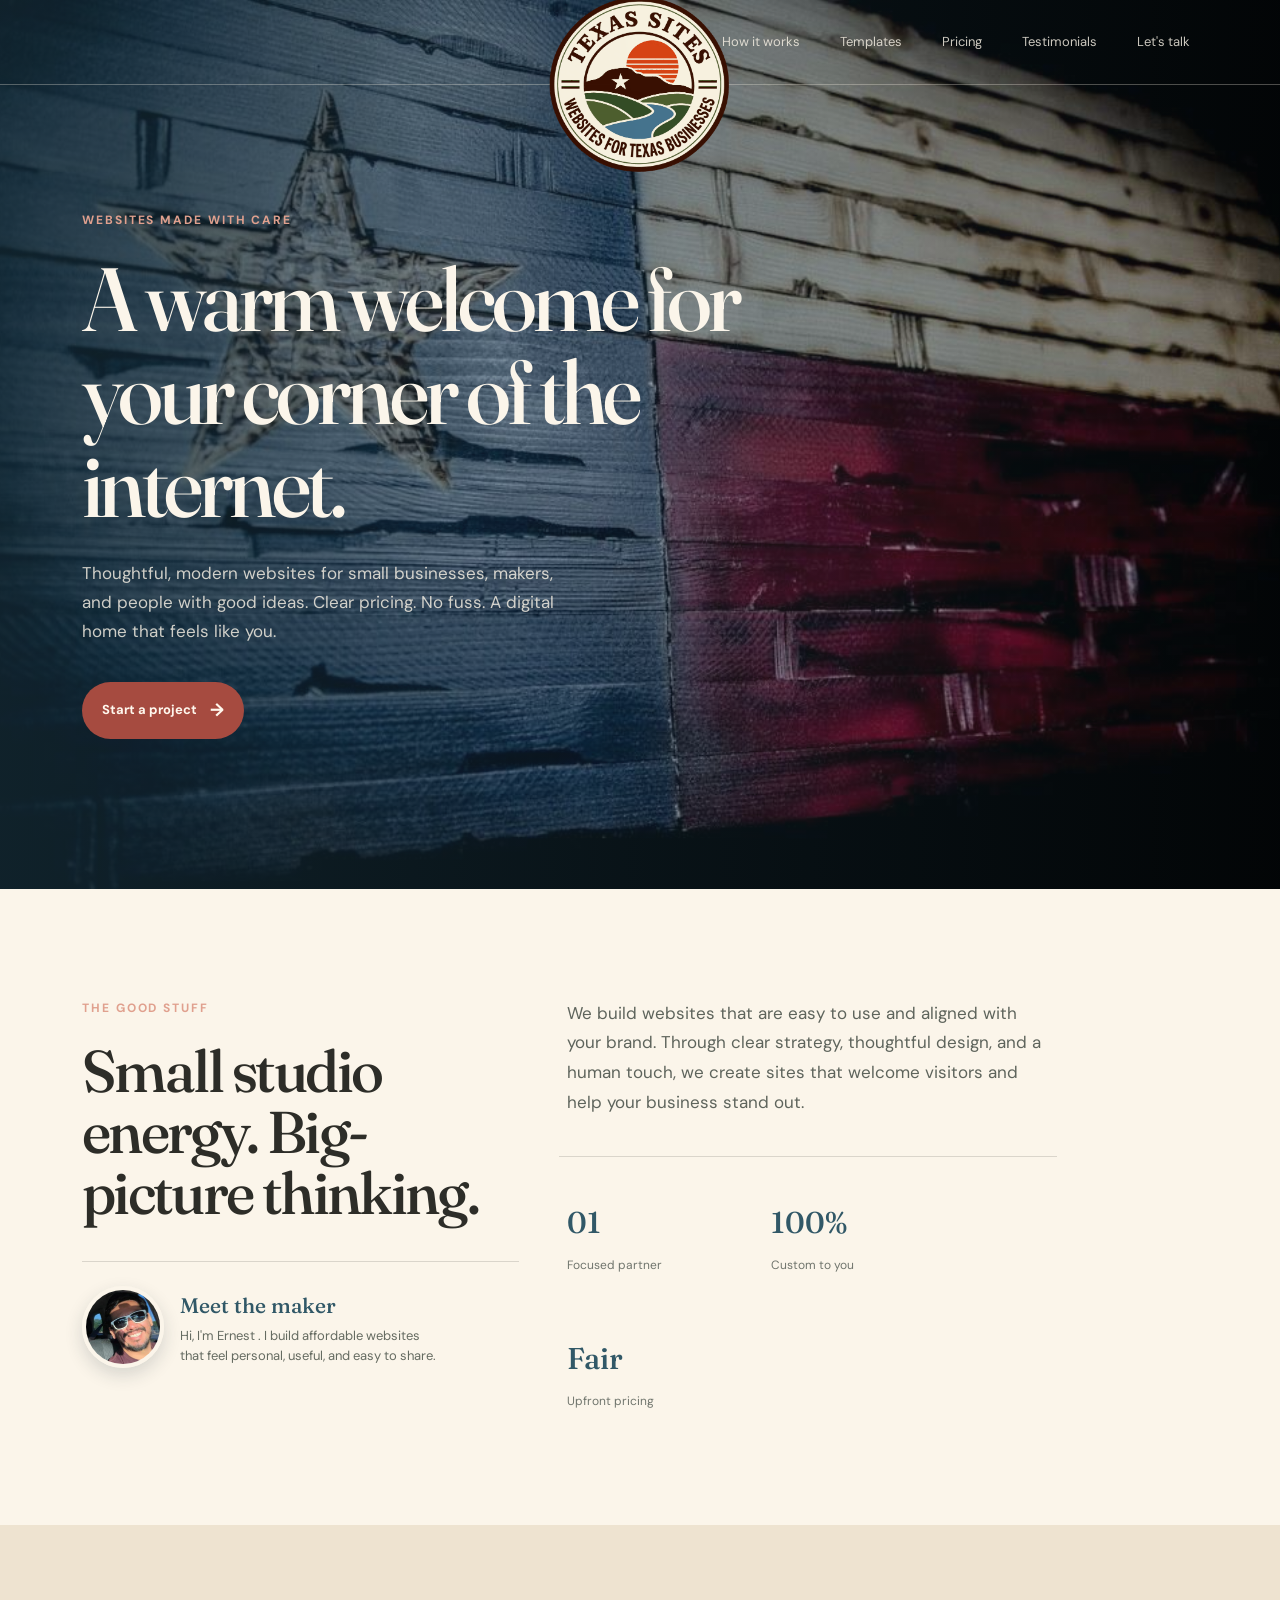
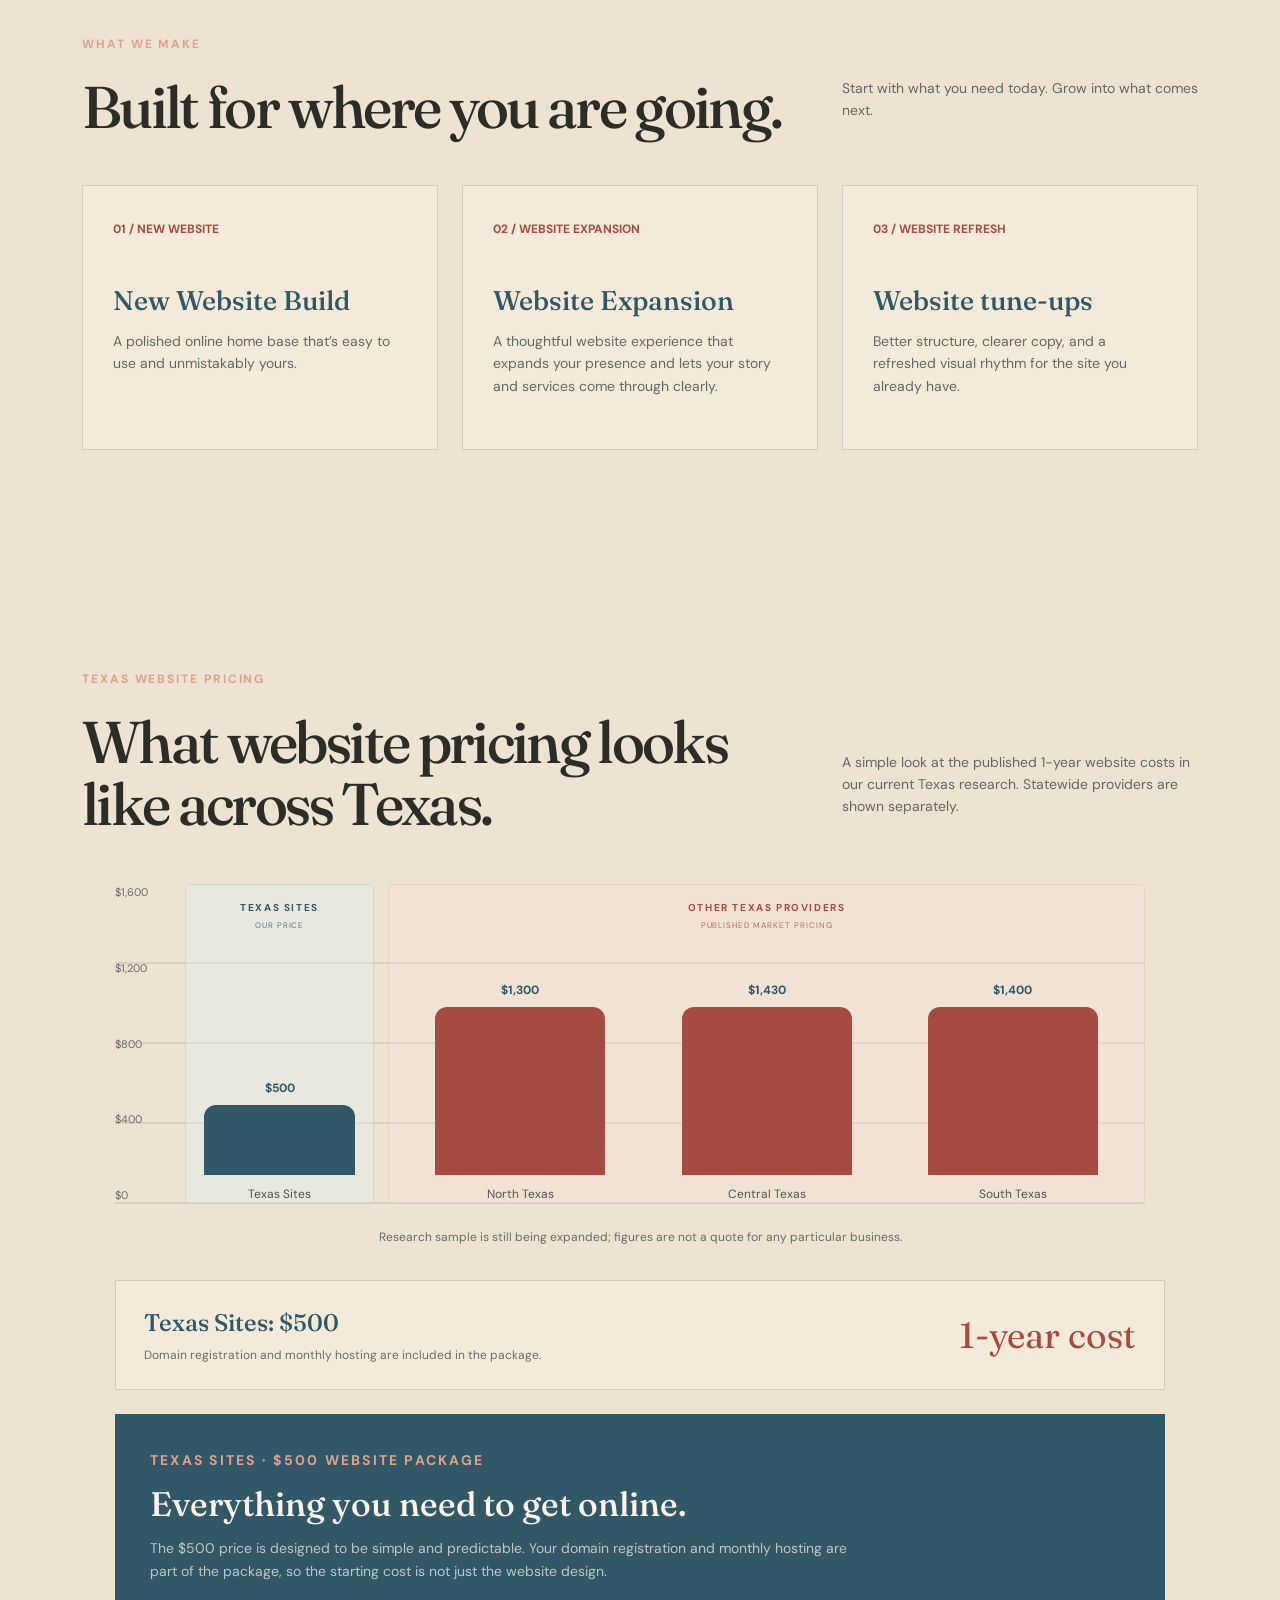
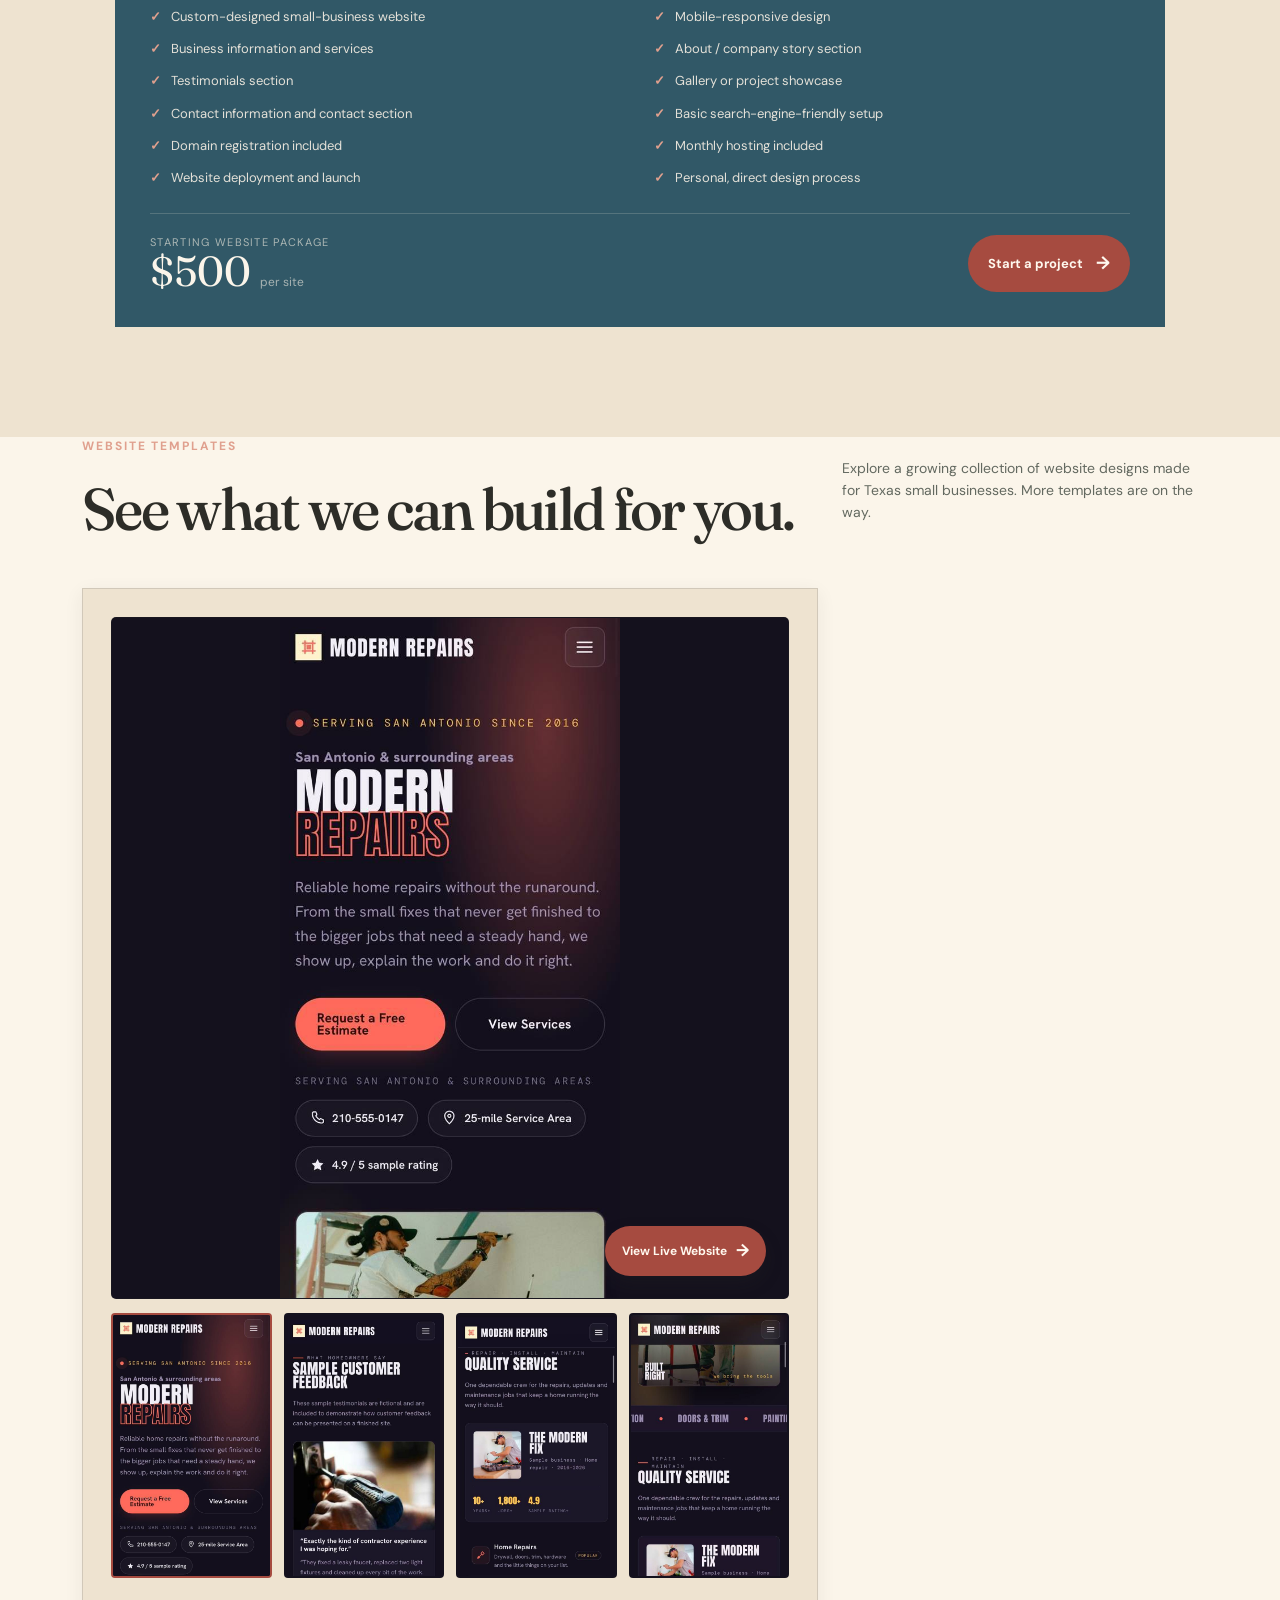
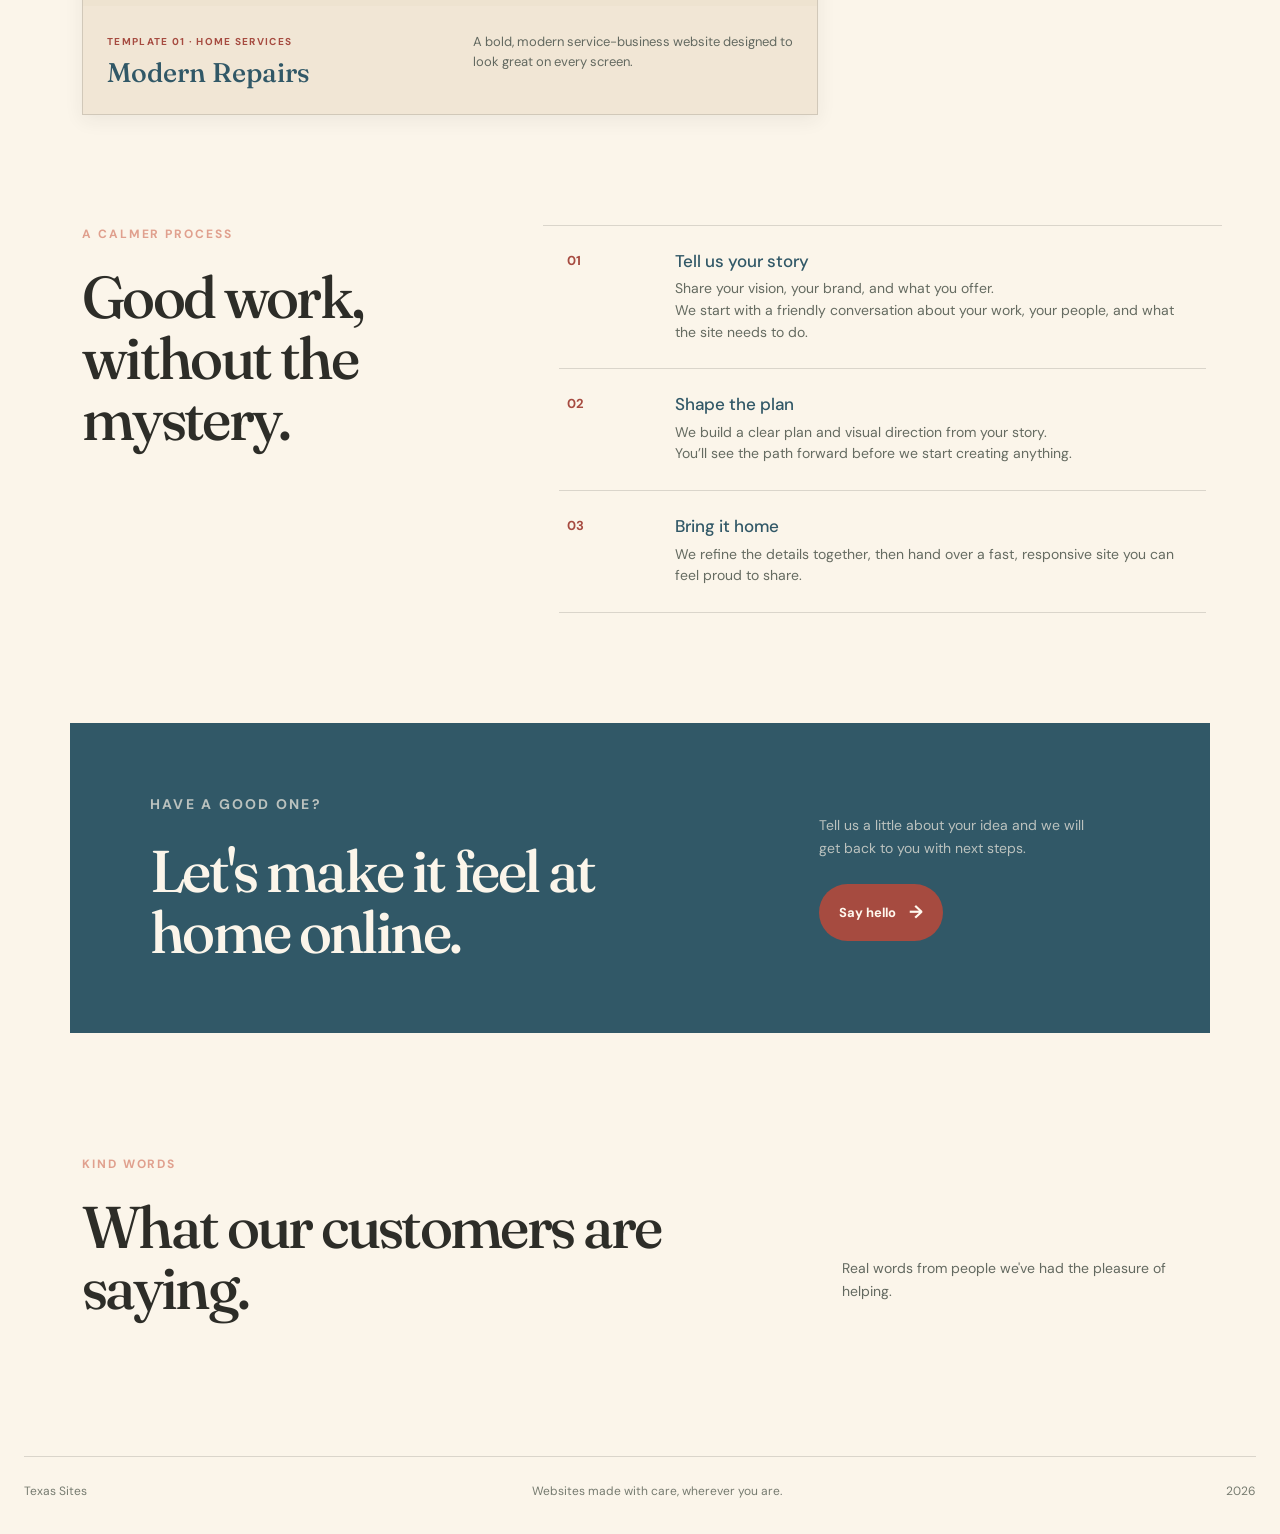
<file: backups/20260929_moving_away_from_bland/index.html>
<!doctype html>
<html lang="en">
  <head>
    <meta charset="utf-8">
    <meta name="viewport" content="width=device-width, initial-scale=1">
    <meta
      name="description"
      content="Affordable, thoughtful websites for small businesses and independent makers."
    >
    <title>Texas Sites | Affordable Websites</title>
    <link rel="preconnect" href="https://fonts.googleapis.com">
    <link rel="preconnect" href="https://fonts.gstatic.com" crossorigin>
    <link
      href="https://fonts.googleapis.com/css2?family=DM+Sans:wght@400;500;600;700&family=Fraunces:opsz,wght@9..144,500;9..144,600&display=swap"
      rel="stylesheet"
    >
    <link
      href="https://cdn.jsdelivr.net/npm/bootstrap@5.3.3/dist/css/bootstrap.min.css"
      rel="stylesheet"
    >
    <link rel="stylesheet" href="css/style.css?v=17">

    <style>
      .pricing-section { background:var(--sand); }
      .pricing-chart-wrap { max-width:1050px; margin:50px auto 0; }
      .pricing-chart { height:320px; display:grid; grid-template-columns:56px 1fr 4fr; gap:14px; padding:0 20px 0 0; position:relative; }
      .pricing-chart::before { content:""; position:absolute; left:0; right:20px; top:0; height:100%; background:repeating-linear-gradient(to bottom, transparent 0, transparent 24.5%, rgba(45,45,40,.10) 24.5%, rgba(45,45,40,.10) 25%); pointer-events:none; }
      .pricing-axis { position:relative; z-index:2; height:100%; display:flex; flex-direction:column; justify-content:space-between; color:#676d64; font-size:11px; padding:0; }
      .pricing-group { position:relative; z-index:1; height:100%; min-width:0; display:flex; align-items:flex-end; gap:20px; padding:48px 18px 0; box-sizing:border-box; border:1px solid rgba(45,45,40,.12); border-radius:5px; }
      .pricing-group.texas-group { background:rgba(224,239,244,.42); border-color:rgba(49,88,103,.12); }
      .pricing-group.competitor-group { background:rgba(247,226,219,.34); border-color:rgba(166,75,64,.10); }
      .pricing-group-heading { position:absolute; top:17px; left:0; right:0; z-index:3; text-align:center; pointer-events:none; }
      .pricing-group-heading strong { display:block; color:var(--navy); font-size:10px; letter-spacing:.16em; line-height:1.2; }
      .pricing-group-heading span { display:block; margin-top:5px; color:#58798a; font-size:8px; letter-spacing:.12em; text-transform:uppercase; }
      .competitor-group .pricing-group-heading strong { color:var(--red); }
      .competitor-group .pricing-group-heading span { color:#b96b5f; }
      .pricing-bar-item { position:relative; z-index:2; flex:1; min-width:0; height:calc(100% - 48px); display:flex; flex-direction:column; justify-content:flex-end; align-items:center; }
      .pricing-bar-value { margin-bottom:8px; color:var(--navy); font-size:12px; font-weight:700; }
      .pricing-bar { width:100%; max-width:170px; min-height:12px; border-radius:12px 12px 0 0; background:var(--red); }
      .pricing-bar-item.texas-sites .pricing-bar { background:var(--navy); }
      .pricing-bar-label { margin-top:10px; color:#4f554e; font-size:12px; text-align:center; white-space:nowrap; }
      .pricing-chart-note { margin:24px 0 0; color:#676d64; font-size:12px; line-height:1.55; text-align:center; }
      .pricing-package-strip { max-width:1050px; margin:34px auto 0; padding:24px 28px; border:1px solid var(--line); background:rgba(247,240,228,.55); display:flex; justify-content:space-between; align-items:center; gap:28px; }
      .pricing-package-strip strong { color:var(--navy); font-family:Fraunces,Georgia,serif; font-size:24px; font-weight:500; }
      .pricing-package-strip p { margin:5px 0 0; color:#686e65; font-size:12px; line-height:1.55; }
      .pricing-package-price { color:var(--red); font-family:Fraunces,Georgia,serif; font-size:36px; white-space:nowrap; }
      .package-card { max-width:1050px; margin:24px auto 0; padding:34px; border:1px solid rgba(49,88,103,.18); background:var(--navy); color:var(--cream); }.package-card .eyebrow { margin-bottom:12px; color:#e0a08e; }.package-card h3 { margin:0 0 12px; color:var(--cream); font-family:Fraunces,Georgia,serif; font-size:34px; font-weight:500; }.package-card > p { max-width:720px; margin:0 0 24px; color:rgba(247,240,228,.72); font-size:14px; line-height:1.65; }.package-list { margin:0; padding:0; list-style:none; display:grid; grid-template-columns:repeat(2,1fr); gap:12px 28px; }.package-list li { position:relative; padding-left:21px; color:rgba(247,240,228,.9); font-size:13px; line-height:1.55; }.package-list li::before { content:"✓"; position:absolute; left:0; color:#e0a08e; font-weight:700; }.package-highlight { margin-top:25px; padding-top:20px; border-top:1px solid rgba(247,240,228,.18); display:flex; justify-content:space-between; align-items:end; gap:20px; }.package-price-label { color:rgba(247,240,228,.62); font-size:11px; text-transform:uppercase; letter-spacing:.12em; }.package-price { color:var(--cream); font-family:Fraunces,Georgia,serif; font-size:42px; line-height:1; }.package-price small { font-family:"DM Sans",sans-serif; font-size:12px; color:rgba(247,240,228,.6); }
      @media (max-width:767.98px) {
        .pricing-chart { height:285px; grid-template-columns:42px 1fr 4fr; gap:8px; padding:0 4px 0 0; }
        .pricing-chart::before { left:0; right:4px; height:100%; }
        .pricing-axis { font-size:9px; }
        .pricing-group { gap:8px; padding:40px 8px 0; border-radius:4px; }
        .pricing-group-heading { top:12px; }
        .pricing-group-heading strong { font-size:7px; letter-spacing:.12em; }
        .pricing-group-heading span { margin-top:3px; font-size:6px; letter-spacing:.08em; }
        .pricing-bar-item { height:calc(100% - 40px); }
        .pricing-bar { width:72%; max-width:none; flex:none; }
        .pricing-bar-value { flex:none; margin-bottom:7px; font-size:10px; line-height:1; }
        .pricing-bar-label { flex:none; width:100%; height:34px; margin-top:8px; font-size:10px; line-height:1.15; white-space:normal; text-align:center; display:flex; align-items:flex-start; justify-content:center; }
        .pricing-package-strip { display:block; padding:22px; }
        .pricing-package-price { margin-top:10px; }
        .package-card { padding:28px 22px; }.package-list { grid-template-columns:1fr; }.package-highlight { display:block; }.package-price { margin-top:8px; }
      }    </style>

  </head>

  <body>
    <header class="hero" id="home">
      <nav class="navbar navbar-expand-md site-nav" aria-label="Main navigation">
        <div class="container">
          <a class="site-logo" href="#home" aria-label="Texas Sites">
            <img src="img/tslogo2web3232.png" alt="Texas Sites">
          </a>

          <button
            class="navbar-toggler"
            type="button"
            data-bs-toggle="collapse"
            data-bs-target="#nav-links"
            aria-controls="nav-links"
            aria-expanded="false"
            aria-label="Toggle navigation"
          >
            <span class="navbar-toggler-icon"></span>
          </button>

          <div class="collapse navbar-collapse" id="nav-links">
            <div class="navbar-nav ms-auto align-items-md-center gap-md-4">
              <a class="nav-link" href="#services">Services</a>
              <a class="nav-link" href="#process">How it works</a>
              <a class="nav-link" href="#templates">Templates</a>
              <a class="nav-link" href="#pricing">Pricing</a>
              <a class="nav-link" href="#testimonials">Testimonials</a>
              <a class="nav-link" href="#contact">Let's talk</a>
            </div>
          </div>
        </div>
      </nav>

      <div class="container hero-content">
        <p class="eyebrow">Websites Made With Care</p>
        <h1>A warm welcome for your corner of the internet.</h1>
        <p class="hero-copy">
          Thoughtful, modern websites for small businesses, makers, and people with good ideas.
          Clear pricing. No fuss. A digital home that feels like you.
        </p>
        <a class="button" href="#contact">Start a project <span aria-hidden="true">&rarr;</span></a>
      </div>
    </header>

    <main>
      <section class="section intro">
        <div class="container">
          <div class="row align-items-start g-5">
            <div class="col-lg-5">
              <p class="eyebrow">The good stuff</p>
              <h2>Small studio energy. Big-picture thinking.</h2>
              <div class="maker">
                <img src="img/ern.png" alt="Ern smiling in sunglasses">
                <div>
                  <strong>Meet the maker</strong>
                  <p>
                    Hi, I'm Ernest . I build affordable websites that feel personal, useful, and easy to share.
                  </p>
                </div>
              </div>
            </div>

            <div class="col-lg-7 intro-copy">
              <p>
                We build websites that are easy to use and aligned with your brand. Through clear
                strategy, thoughtful design, and a human touch, we create sites that welcome visitors
                and help your business stand out.
              </p>
              <div class="stats row row-cols-3 g-3">
                <div>
                  <strong>01</strong>
                  <small>Focused partner</small>
                </div>
                <div>
                  <strong>100%</strong>
                  <small>Custom to you</small>
                </div>
                <div>
                  <strong>Fair</strong>
                  <small>Upfront pricing</small>
                </div>
              </div>
            </div>
          </div>
        </div>
      </section>

      <section class="services-wrap" id="services">
        <div class="container section">
          <div class="row align-items-end g-4 mb-5">
            <div class="col-lg-8">
              <p class="eyebrow">What we make</p>
              <h2>Built for where you are going.</h2>
            </div>
            <div class="col-lg-4 section-heading-copy">
              <p>Start with what you need today. Grow into what comes next.</p>
            </div>
          </div>

          <div class="row g-4">
            <div class="col-md-4">
              <article class="service h-100">
                <span>01 / NEW WEBSITE</span>
                <h3>New Website Build </h3>
                <p>A polished online home base that’s easy to use and unmistakably yours.</p>
              </article>
            </div>

            <div class="col-md-4">
              <article class="service h-100">
                <span>02 / WEBSITE EXPANSION</span>
                <h3>Website Expansion</h3>
                <p>
                  A thoughtful website experience that expands your presence and lets your story and services come through clearly.
                </p>
              </article>
            </div>

            <div class="col-md-4">
              <article class="service h-100">
                <span>03 / WEBSITE REFRESH</span>
                <h3>Website tune-ups</h3>
                <p>
                  Better structure, clearer copy, and a refreshed visual rhythm for the site you already have.
                </p>
              </article>
            </div>
          </div>
        </div>
      </section>


      <section class="section pricing-section" id="pricing">
        <div class="container">
          <div class="row align-items-end g-4">
            <div class="col-lg-8">
              <p class="eyebrow">Texas website pricing</p>
              <h2>What website pricing looks like across Texas.</h2>
            </div>
            <div class="col-lg-4 section-heading-copy">
              <p>A simple look at the published 1-year website costs in our current Texas research. Statewide providers are shown separately.</p>
            </div>
          </div>

          <div class="pricing-chart-wrap">
            <div class="pricing-chart" aria-label="Bar chart comparing published one-year website costs">
              <div class="pricing-axis" aria-hidden="true">
                <span>$1,600</span><span>$1,200</span><span>$800</span><span>$400</span><span>$0</span>
              </div>

              <div class="pricing-group texas-group">
                <div class="pricing-group-heading">
                  <strong>TEXAS SITES</strong>
                  <span>Our price</span>
                </div>
                <div class="pricing-bar-item texas-sites">
                  <span class="pricing-bar-value">$500</span>
                  <div class="pricing-bar" style="height:31.25%;"></div>
                  <span class="pricing-bar-label">Texas Sites</span>
                </div>
              </div>

              <div class="pricing-group competitor-group">
                <div class="pricing-group-heading">
                  <strong>OTHER TEXAS PROVIDERS</strong>
                  <span>Published market pricing</span>
                </div>
                <div class="pricing-bar-item">
                  <span class="pricing-bar-value">$1,300</span>
                  <div class="pricing-bar" style="height:81.25%;"></div>
                  <span class="pricing-bar-label">North Texas</span>
                </div>
                <div class="pricing-bar-item">
                  <span class="pricing-bar-value">$1,430</span>
                  <div class="pricing-bar" style="height:89.375%;"></div>
                  <span class="pricing-bar-label">Central Texas</span>
                </div>
                <div class="pricing-bar-item">
                  <span class="pricing-bar-value">$1,400</span>
                  <div class="pricing-bar" style="height:87.5%;"></div>
                  <span class="pricing-bar-label">South Texas</span>
                </div>
              </div>
            </div>

            <p class="pricing-chart-note">Research sample is still being expanded; figures are not a quote for any particular business.</p>
          </div>

          <div class="pricing-package-strip">
            <div>
              <strong>Texas Sites: $500</strong>
              <p>Domain registration and monthly hosting are included in the package.</p>
            </div>
            <div class="pricing-package-price">1-year cost</div>
          </div>

          <div class="package-card">
            <p class="eyebrow">Texas Sites · $500 website package</p>
            <h3>Everything you need to get online.</h3>
            <p>The $500 price is designed to be simple and predictable. Your domain registration and monthly hosting are part of the package, so the starting cost is not just the website design.</p>
            <ul class="package-list">
              <li>Custom-designed small-business website</li><li>Mobile-responsive design</li><li>Business information and services</li><li>About / company story section</li><li>Testimonials section</li><li>Gallery or project showcase</li><li>Contact information and contact section</li><li>Basic search-engine-friendly setup</li><li>Domain registration included</li><li>Monthly hosting included</li><li>Website deployment and launch</li><li>Personal, direct design process</li>
            </ul>
            <div class="package-highlight"><div><div class="package-price-label">Starting website package</div><div class="package-price">$500 <small>per site</small></div></div><a class="button" href="#contact">Start a project <span aria-hidden="true">&rarr;</span></a></div>
          </div>
        </div>
      </section>


        <div class="container">
          <div class="row align-items-end g-4 mb-5">
            <div class="col-lg-8">
              <p class="eyebrow">Website templates</p>
              <h2>See what we can build for you.</h2>
            </div>
            <div class="col-lg-4 section-heading-copy">
              <p>Explore a growing collection of website designs made for Texas small businesses. More templates are on the way.</p>
            </div>
          </div>

          <div class="templates-grid">
            <article class="template-card template-card-featured">
              <div class="template-showcase">
                <div class="template-showcase-main">
                  <img id="template-main-image" src="img/templates/site2-home.jpg" alt="Modern Repairs website home page preview">
                  <a class="template-button template-live-button" href="site2/" aria-label="View the Modern Repairs live website">View Live Website <span aria-hidden="true">→</span></a>
                </div>
                <div class="template-thumbnails" aria-label="Modern Repairs website screenshots">
                  <button class="template-thumb is-active" type="button" data-template-image="img/templates/site2-home.jpg" data-template-alt="Modern Repairs website home page preview" aria-label="Show Modern Repairs home page">
                    <img src="img/templates/site2-home.jpg" alt="" loading="lazy">
                  </button>
                  <button class="template-thumb" type="button" data-template-image="img/templates/site2-testimonials.jpg" data-template-alt="Modern Repairs testimonials page preview" aria-label="Show Modern Repairs testimonials page">
                    <img src="img/templates/site2-testimonials.jpg" alt="" loading="lazy">
                  </button>
                  <button class="template-thumb" type="button" data-template-image="img/templates/site2-services.jpg" data-template-alt="Modern Repairs services page preview" aria-label="Show Modern Repairs services page">
                    <img src="img/templates/site2-services.jpg" alt="" loading="lazy">
                  </button>
                  <button class="template-thumb" type="button" data-template-image="img/templates/site2-mobile.jpg" data-template-alt="Modern Repairs mobile website preview" aria-label="Show Modern Repairs mobile view">
                    <img src="img/templates/site2-mobile.jpg" alt="" loading="lazy">
                  </button>
                </div>
              </div>
              <div class="template-info">
                <div>
                  <span class="template-type">Template 01 · Home Services</span>
                  <h3>Modern Repairs</h3>
                </div>
                <p>A bold, modern service-business website designed to look great on every screen.</p>
              </div>
            </article>

          </div>
        </div>
      </section>

      <section class="section" id="process">
        <div class="container">
          <div class="row g-5">
            <div class="col-lg-5">
              <p class="eyebrow">A calmer process</p>
              <h2>Good work, without the mystery.</h2>
            </div>

            <div class="col-lg-7 process-list">
              <div class="process-item row g-3">
                <b class="col-2">01</b>
                <div class="col-10">
                  <h3>Tell us your story</h3>
                  <p>
                    Share your vision, your brand, and what you offer.<br>We start with a friendly conversation about your work, your people, and what the site needs to do.
                  </p>
                </div>
              </div>

              <div class="process-item row g-3">
                <b class="col-2">02</b>
                <div class="col-10">
                  <h3>Shape the plan</h3>
                  <p>
                    We build a clear plan and visual direction from your story.<br>You’ll see the path forward before we start creating anything.
                  </p>
                </div>
              </div>

              <div class="process-item row g-3">
                <b class="col-2">03</b>
                <div class="col-10">
                  <h3>Bring it home</h3>
                  <p>
                    We refine the details together, then hand over a fast, responsive site you can feel
                    proud to share.
                  </p>
                </div>
              </div>
            </div>
          </div>
        </div>
      </section>

      <section class="container contact" id="contact">
        <div class="row align-items-center g-4">
          <div class="col-lg-8">
            <p class="eyebrow">Have a good one?</p>
            <h2>Let's make it feel at home online.</h2>
          </div>

          <div class="col-lg-4">
            <p>Tell us a little about your idea and we will get back to you with next steps.</p>
            <a class="button" href="mailto:ernestdurda@gmail.com">
              Say hello <span aria-hidden="true">&rarr;</span>
            </a>
          </div>
        </div>
      </section>

      <section class="section testimonials-section" id="testimonials">
        <div class="container">
          <div class="row align-items-end g-4 mb-5">
            <div class="col-lg-8">
              <p class="eyebrow">Kind words</p>
              <h2>What our customers are saying.</h2>
            </div>
            <div class="col-lg-4 section-heading-copy">
              <p>Real words from people we've had the pleasure of helping.</p>
            </div>
          </div>
          <div class="testimonial-carousel" aria-live="polite">
            <div id="testimonial-track" class="testimonial-track"></div>
          </div>
          <div class="testimonial-controls">
            <div id="testimonial-dots" class="testimonial-dots" aria-label="Testimonial navigation"></div>
          </div>
        </div>
      </section>
    </main>

    <button class="back-to-top" id="back-to-top" type="button" aria-label="Back to top" title="Back to top">
      <svg viewBox="0 0 24 24" aria-hidden="true">
        <path d="M12 19V5"></path>
        <path d="m6 11 6-6 6 6"></path>
      </svg>
    </button>

    <footer>
      <span>Texas Sites</span>
      <span>Websites made with care, wherever you are.</span>
      <span>2026</span>
    </footer>

    <script>
      (() => {
        const url = "https://raw.githubusercontent.com/texassites/texassites.github.io/main/testimonials/testimonials.json";
        const track = document.getElementById("testimonial-track");
        const dots = document.getElementById("testimonial-dots");
        const slideInterval = 5000;
        const slideDuration = 1500;
        let testimonials = [];
        let currentIndex = 0;
        let timer;
        let transitionFallback;
        let isTransitioning = false;

        const escapeHtml = (value) => String(value)
            .replace(/&/g, "&amp;").replace(/</g, "&lt;")
            .replace(/>/g, "&gt;").replace(/"/g, "&quot;")
            .replace(/'/g, "&#039;");

        const visibleCount = () => window.innerWidth < 768 ? 1 : 3;

        const buildCard = (item) => {
          const card = document.createElement("article");
          card.className = "testimonial-item";
          card.innerHTML = `
            <p class="testimonial-name">${escapeHtml(item.customerName)}</p>
            <div class="testimonial-quote" aria-hidden="true">“</div>
            <blockquote>${escapeHtml(item.testimonial)}</blockquote>
          `;
          return card;
        };

        const renderDots = () => {
          dots.innerHTML = "";

          testimonials.forEach((_, index) => {
            const dot = document.createElement("button");
            dot.type = "button";
            const logicalIndex = (currentIndex - visibleCount() +
              testimonials.length) % testimonials.length;
            dot.className = index === logicalIndex ?
              "testimonial-dot active" :
              "testimonial-dot";
            dot.setAttribute("aria-label", `Show testimonial ${index + 1}`);
            dot.addEventListener("click", () => goTo(index));
            dots.appendChild(dot);
          });
        };

        const setPosition = (animate) => {
          const count = visibleCount();
          const containerWidth = track.parentElement.clientWidth;
          const gap = count === 1 ? 0 : 24;
          const cardWidth = (containerWidth - gap * (count - 1)) / count;
          const step = cardWidth + gap;
          const offset = currentIndex * step;

          track.querySelectorAll(".testimonial-item").forEach((card) => {
            card.style.flexBasis = `${cardWidth}px`;
          });

          track.style.width =
            `${cardWidth * (testimonials.length + count) +
              gap * (testimonials.length + count - 1)}px`;

          if (!animate) {
            track.style.transition = "none";
            track.style.transform = `translate3d(-${offset}px, 0, 0)`;
            return;
          }

          track.style.transition =
            `transform ${slideDuration}ms cubic-bezier(.22,.61,.36,1)`;

          void track.offsetWidth;

          window.requestAnimationFrame(() => {
            track.style.transform = `translate3d(-${offset}px, 0, 0)`;
          });
        };

        const render = () => {
          if (!testimonials.length) return;

          const count = visibleCount();
          const logicalIndex = testimonials.length ?
            ((currentIndex - count) % testimonials.length +
              testimonials.length) % testimonials.length : 0;
          const leadingClones = testimonials.slice(-count);
          const trailingClones = testimonials.slice(0, count);

          track.classList.remove("is-sliding");
          track.innerHTML = "";

          leadingClones.forEach((item) => {
            const clone = buildCard(item);
            clone.setAttribute("aria-hidden", "true");
            track.appendChild(clone);
          });

          testimonials.forEach((item) => {
            track.appendChild(buildCard(item));
          });

          trailingClones.forEach((item) => {
            const clone = buildCard(item);
            clone.setAttribute("aria-hidden", "true");
            track.appendChild(clone);
          });

          currentIndex = count + logicalIndex;
          setPosition(false);
          renderDots();
        };

        const finishTransition = () => {
          window.clearTimeout(transitionFallback);
          transitionFallback = undefined;

          if (!testimonials.length) {
            isTransitioning = false;
            return;
          }

          const count = visibleCount();

          if (currentIndex >= testimonials.length + count) {
            currentIndex = count;
            setPosition(false);
            renderDots();
          } else if (currentIndex < count) {
            currentIndex = testimonials.length + count - 1;
            setPosition(false);
            renderDots();
          }

          isTransitioning = false;
          restart();
        };

        const goTo = (index) => {
          if (!testimonials.length || isTransitioning) return;

          window.clearTimeout(timer);
          currentIndex = visibleCount() + index;
          isTransitioning = true;
          setPosition(true);
          renderDots();

          transitionFallback = window.setTimeout(
              finishTransition,
              slideDuration + 100
          );
        };

        const advance = () => {
          if (testimonials.length <= visibleCount() || isTransitioning) return;

          isTransitioning = true;
          currentIndex += 1;
          setPosition(true);
          renderDots();

          transitionFallback = window.setTimeout(
              finishTransition,
              slideDuration + 100
          );
        };

        const restart = () => {
          window.clearTimeout(timer);
          timer = window.setTimeout(advance, slideInterval);
        };

        track.addEventListener("transitionend", (event) => {
          if (event.propertyName === "transform") {
            finishTransition();
          }
        });

        let touchStartX = 0;
        let touchStartY = 0;
        let touchTracking = false;

        track.addEventListener("touchstart", (event) => {
          if (event.touches.length !== 1) return;

          touchStartX = event.touches[0].clientX;
          touchStartY = event.touches[0].clientY;
          touchTracking = true;
        }, {passive: true});

        track.addEventListener("touchmove", (event) => {
          if (!touchTracking || event.touches.length !== 1) return;

          const deltaX = event.touches[0].clientX - touchStartX;
          const deltaY = event.touches[0].clientY - touchStartY;

          if (Math.abs(deltaX) > Math.abs(deltaY) && Math.abs(deltaX) > 10) {
            event.preventDefault();
          }
        }, {passive: false});

        track.addEventListener("touchend", (event) => {
          if (!touchTracking || !testimonials.length || isTransitioning) {
            touchTracking = false;
            return;
          }

          const deltaX = event.changedTouches[0].clientX - touchStartX;
          const deltaY = event.changedTouches[0].clientY - touchStartY;
          const swipeDistance = 50;

          touchTracking = false;

          if (Math.abs(deltaX) < swipeDistance ||
              Math.abs(deltaX) <= Math.abs(deltaY)) {
            return;
          }

          window.clearTimeout(timer);

          if (deltaX < 0) {
            advance();
          } else {
            currentIndex -= 1;
            isTransitioning = true;
            setPosition(true);
            renderDots();

            transitionFallback = window.setTimeout(
                finishTransition,
                slideDuration + 100
            );
          }
        }, {passive: true});

        fetch(url, {cache: "no-store"})
            .then((response) => response.ok ? response.json() : null)
            .then((data) => {
              testimonials = Array.isArray(data?.["texas-sites"]) ?
                data["texas-sites"].filter((item) => item.published !== false) : [];

              render();
              restart();
            })
            .catch((error) => console.error("Unable to load testimonials:", error));

        let resizeTimer;
        window.addEventListener("resize", () => {
          window.clearTimeout(resizeTimer);
          window.clearTimeout(transitionFallback);
          window.clearTimeout(timer);

          resizeTimer = window.setTimeout(() => {
            currentIndex = visibleCount();
            isTransitioning = false;
            render();
            restart();
          }, 150);
        });
      })();
    </script>

    <script>
      (() => {
        const mainImage = document.getElementById("template-main-image");
        const thumbs = document.querySelectorAll(".template-thumb");
        if (!mainImage || !thumbs.length) return;

        thumbs.forEach((thumb) => {
          thumb.addEventListener("click", () => {
            mainImage.src = thumb.dataset.templateImage;
            mainImage.alt = thumb.dataset.templateAlt;

            thumbs.forEach((item) => item.classList.remove("is-active"));
            thumb.classList.add("is-active");
          });
        });
      })();
    </script>

    <script>
      (() => {
        const backToTop = document.getElementById("back-to-top");

        const updateBackToTop = () => {
          backToTop.classList.toggle("is-visible", window.scrollY > 500);
        };

        backToTop.addEventListener("click", () => {
          window.scrollTo({top: 0, behavior: "smooth"});
        });

        window.addEventListener("scroll", updateBackToTop, {passive: true});
        updateBackToTop();
      })();
    </script>

    <script src="https://cdn.jsdelivr.net/npm/bootstrap@5.3.3/dist/js/bootstrap.bundle.min.js"></script>
  </body>
</html>
</file>
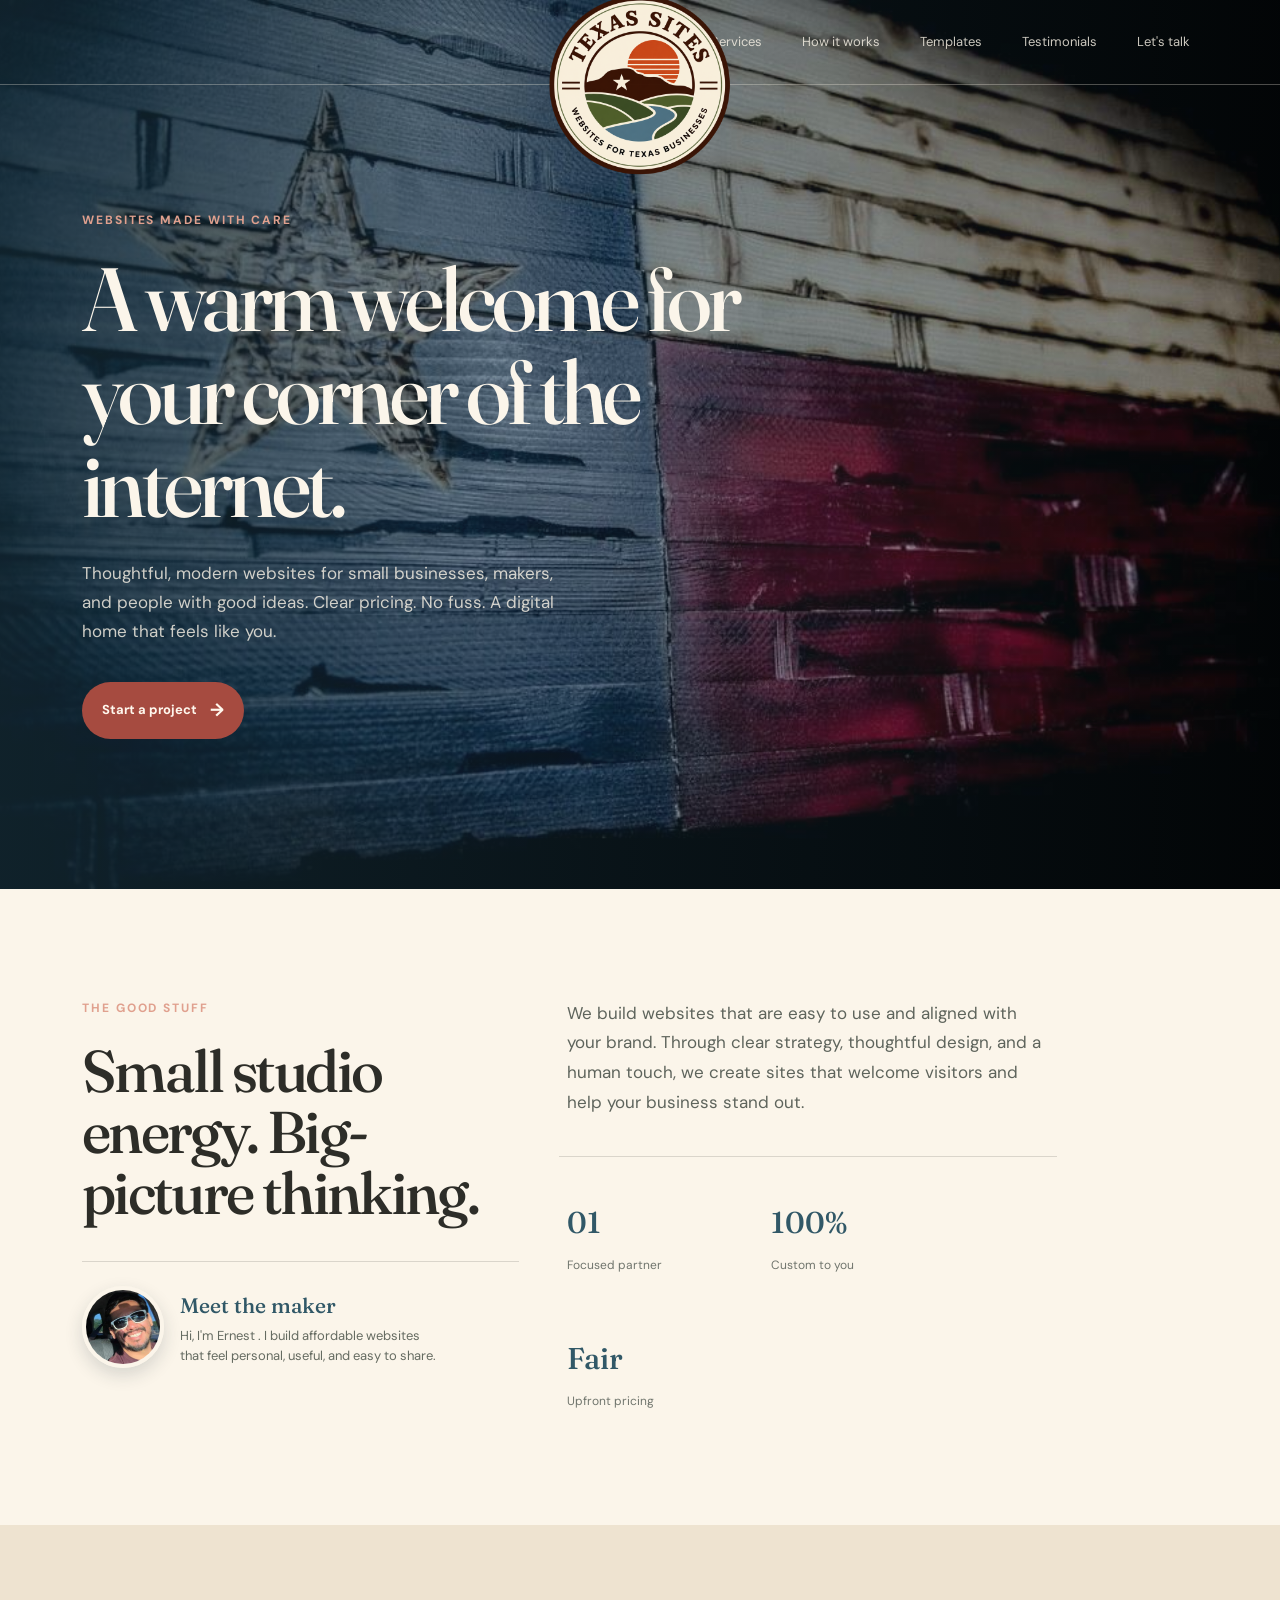
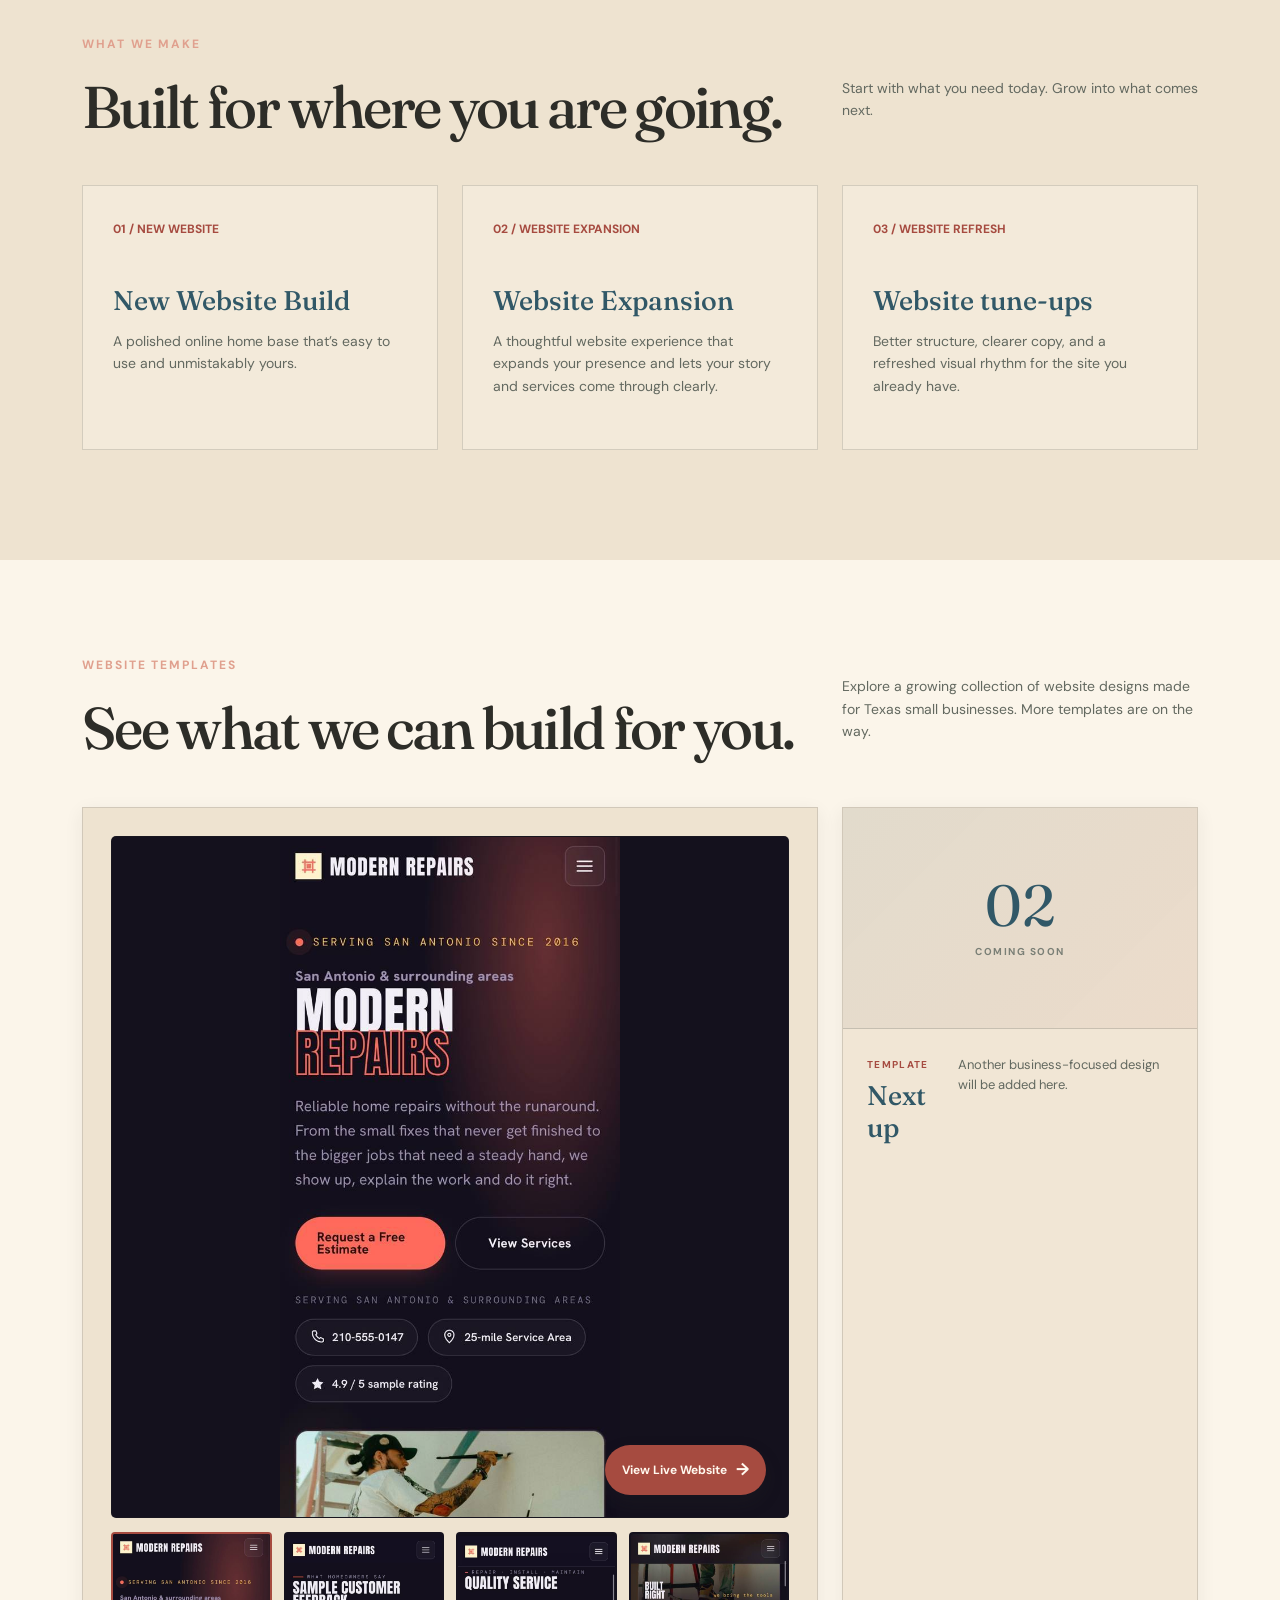
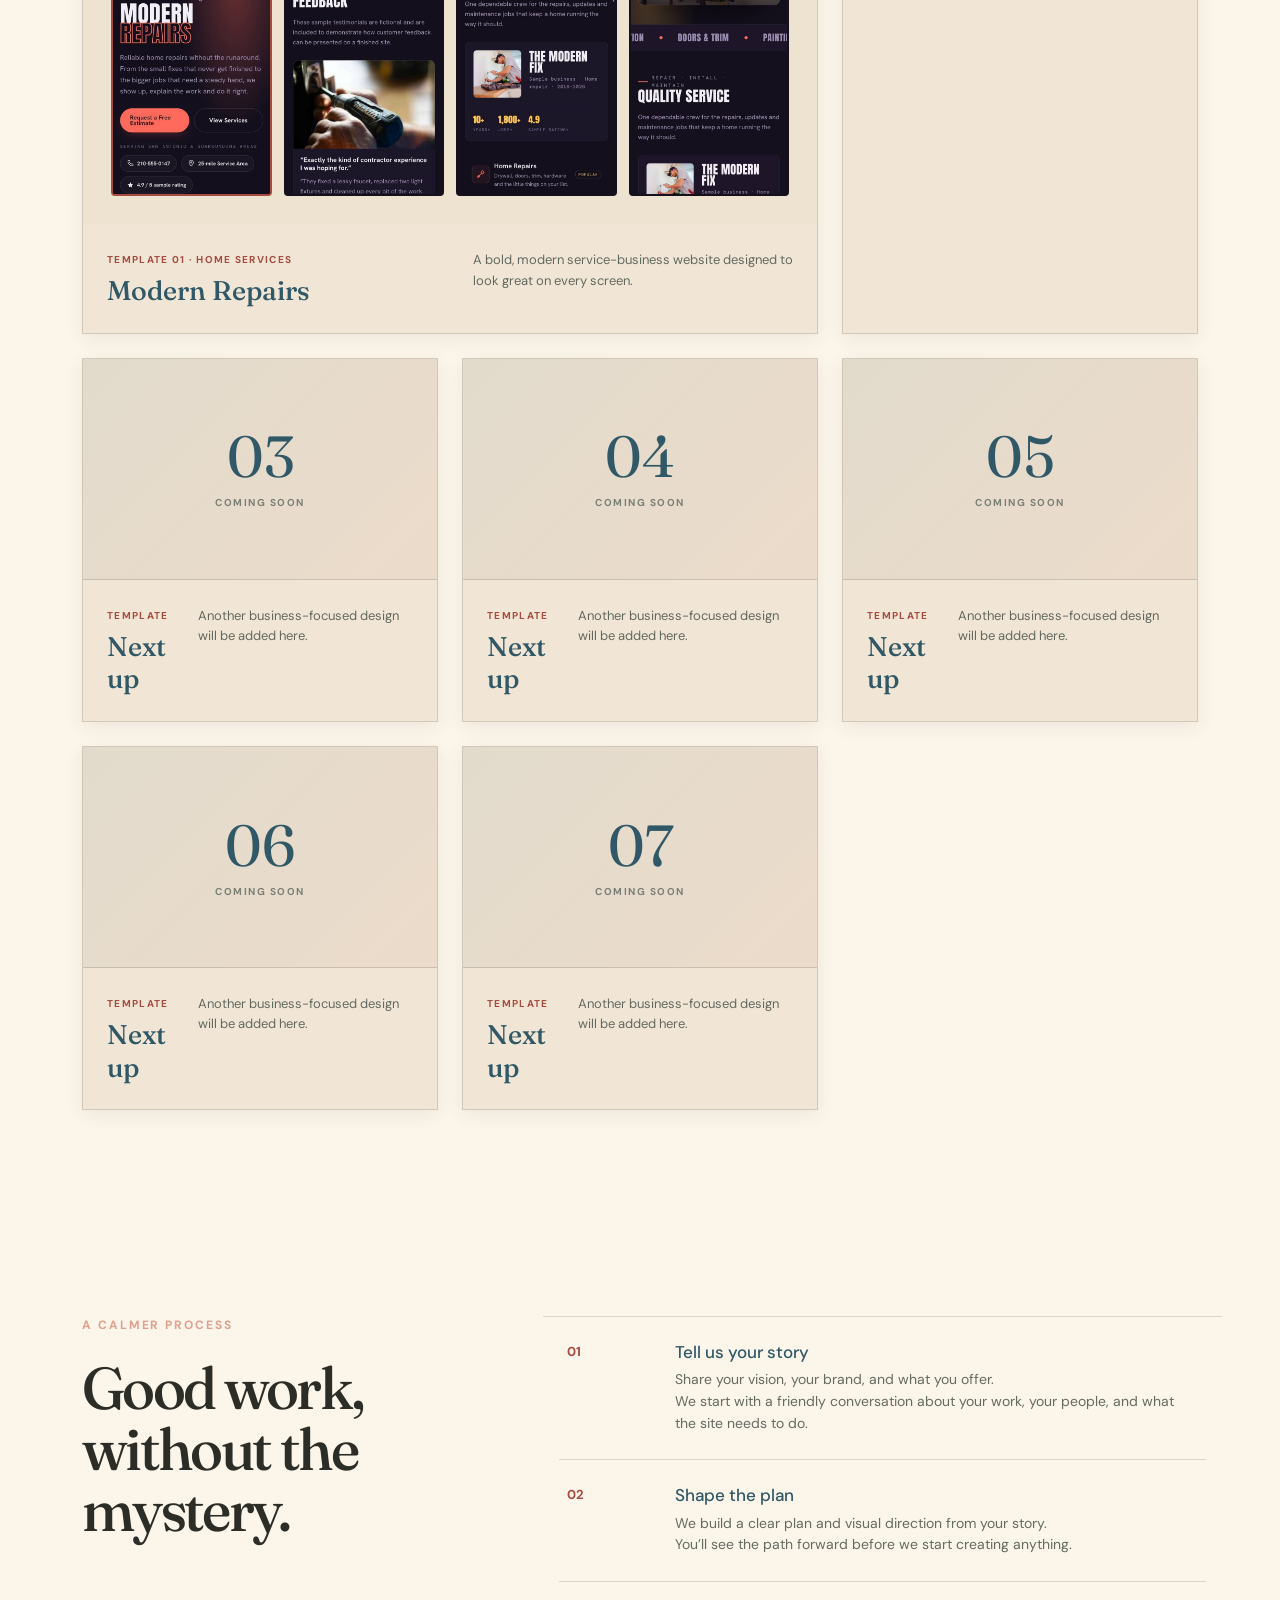
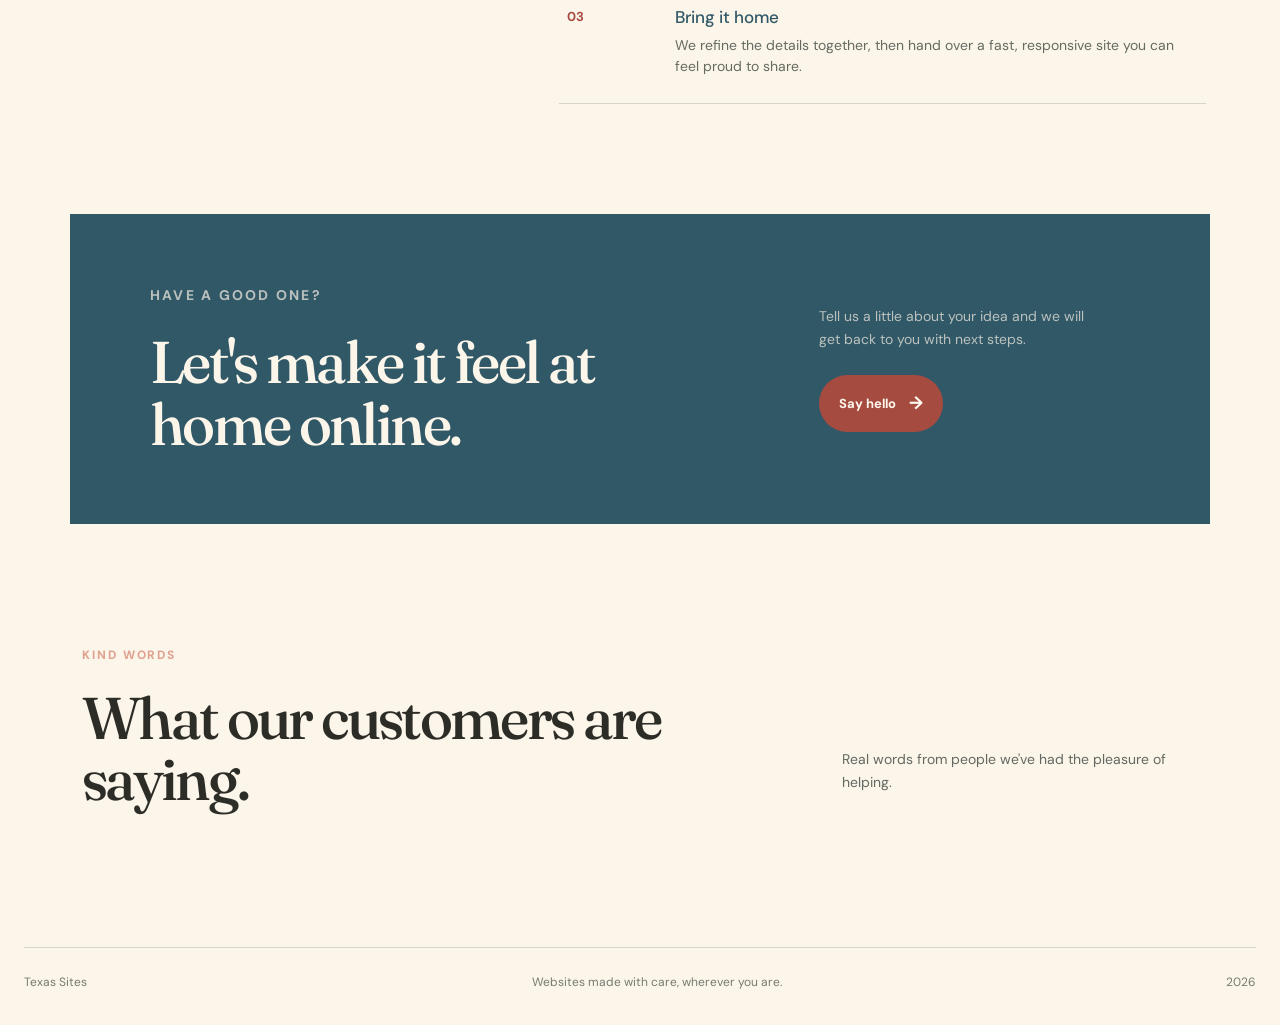
<file: backups/20260928_dev/texas-sites.com/index.html>
<!doctype html>
<html lang="en">
  <head>
    <meta charset="utf-8">
    <meta name="viewport" content="width=device-width, initial-scale=1">
    <meta
      name="description"
      content="Affordable, thoughtful websites for small businesses and independent makers."
    >
    <title>Texas Sites | Affordable Websites</title>
    <link rel="preconnect" href="https://fonts.googleapis.com">
    <link rel="preconnect" href="https://fonts.gstatic.com" crossorigin>
    <link
      href="https://fonts.googleapis.com/css2?family=DM+Sans:wght@400;500;600;700&family=Fraunces:opsz,wght@9..144,500;9..144,600&display=swap"
      rel="stylesheet"
    >
    <link
      href="https://cdn.jsdelivr.net/npm/bootstrap@5.3.3/dist/css/bootstrap.min.css"
      rel="stylesheet"
    >
    <link rel="stylesheet" href="css/style.css?v=17">
  </head>

  <body>
    <header class="hero" id="home">
      <nav class="navbar navbar-expand-md site-nav" aria-label="Main navigation">
        <div class="container">
          <a class="site-logo" href="#home" aria-label="Texas Sites">
            <img src="img/ts_logo_round_20260918.png" alt="Texas Sites">
          </a>

          <button
            class="navbar-toggler"
            type="button"
            data-bs-toggle="collapse"
            data-bs-target="#nav-links"
            aria-controls="nav-links"
            aria-expanded="false"
            aria-label="Toggle navigation"
          >
            <span class="navbar-toggler-icon"></span>
          </button>

          <div class="collapse navbar-collapse" id="nav-links">
            <div class="navbar-nav ms-auto align-items-md-center gap-md-4">
              <a class="nav-link" href="#services">Services</a>
              <a class="nav-link" href="#process">How it works</a>
              <a class="nav-link" href="#templates">Templates</a>
              <a class="nav-link" href="#testimonials">Testimonials</a>
              <a class="nav-link" href="#contact">Let's talk</a>
            </div>
          </div>
        </div>
      </nav>

      <div class="container hero-content">
        <p class="eyebrow">Websites Made With Care</p>
        <h1>A warm welcome for your corner of the internet.</h1>
        <p class="hero-copy">
          Thoughtful, modern websites for small businesses, makers, and people with good ideas.
          Clear pricing. No fuss. A digital home that feels like you.
        </p>
        <a class="button" href="#contact">Start a project <span aria-hidden="true">&rarr;</span></a>
      </div>
    </header>

    <main>
      <section class="section intro">
        <div class="container">
          <div class="row align-items-start g-5">
            <div class="col-lg-5">
              <p class="eyebrow">The good stuff</p>
              <h2>Small studio energy. Big-picture thinking.</h2>
              <div class="maker">
                <img src="img/ern.png" alt="Ern smiling in sunglasses">
                <div>
                  <strong>Meet the maker</strong>
                  <p>
                    Hi, I'm Ernest . I build affordable websites that feel personal, useful, and easy to share.
                  </p>
                </div>
              </div>
            </div>

            <div class="col-lg-7 intro-copy">
              <p>
                We build websites that are easy to use and aligned with your brand. Through clear
                strategy, thoughtful design, and a human touch, we create sites that welcome visitors
                and help your business stand out.
              </p>
              <div class="stats row row-cols-3 g-3">
                <div>
                  <strong>01</strong>
                  <small>Focused partner</small>
                </div>
                <div>
                  <strong>100%</strong>
                  <small>Custom to you</small>
                </div>
                <div>
                  <strong>Fair</strong>
                  <small>Upfront pricing</small>
                </div>
              </div>
            </div>
          </div>
        </div>
      </section>

      <section class="services-wrap" id="services">
        <div class="container section">
          <div class="row align-items-end g-4 mb-5">
            <div class="col-lg-8">
              <p class="eyebrow">What we make</p>
              <h2>Built for where you are going.</h2>
            </div>
            <div class="col-lg-4 section-heading-copy">
              <p>Start with what you need today. Grow into what comes next.</p>
            </div>
          </div>

          <div class="row g-4">
            <div class="col-md-4">
              <article class="service h-100">
                <span>01 / NEW WEBSITE</span>
                <h3>New Website Build </h3>
                <p>A polished online home base that’s easy to use and unmistakably yours.</p>
              </article>
            </div>

            <div class="col-md-4">
              <article class="service h-100">
                <span>02 / WEBSITE EXPANSION</span>
                <h3>Website Expansion</h3>
                <p>
                  A thoughtful website experience that expands your presence and lets your story and services come through clearly.
                </p>
              </article>
            </div>

            <div class="col-md-4">
              <article class="service h-100">
                <span>03 / WEBSITE REFRESH</span>
                <h3>Website tune-ups</h3>
                <p>
                  Better structure, clearer copy, and a refreshed visual rhythm for the site you already have.
                </p>
              </article>
            </div>
          </div>
        </div>
      </section>

      <section class="section templates-section" id="templates">
        <div class="container">
          <div class="row align-items-end g-4 mb-5">
            <div class="col-lg-8">
              <p class="eyebrow">Website templates</p>
              <h2>See what we can build for you.</h2>
            </div>
            <div class="col-lg-4 section-heading-copy">
              <p>Explore a growing collection of website designs made for Texas small businesses. More templates are on the way.</p>
            </div>
          </div>

          <div class="templates-grid">
            <article class="template-card template-card-featured">
              <div class="template-showcase">
                <div class="template-showcase-main">
                  <img id="template-main-image" src="img/templates/site2-home.jpg" alt="Modern Repairs website home page preview">
                  <a class="template-button template-live-button" href="site2/" aria-label="View the Modern Repairs live website">View Live Website <span aria-hidden="true">→</span></a>
                </div>
                <div class="template-thumbnails" aria-label="Modern Repairs website screenshots">
                  <button class="template-thumb is-active" type="button" data-template-image="img/templates/site2-home.jpg" data-template-alt="Modern Repairs website home page preview" aria-label="Show Modern Repairs home page">
                    <img src="img/templates/site2-home.jpg" alt="" loading="lazy">
                  </button>
                  <button class="template-thumb" type="button" data-template-image="img/templates/site2-testimonials.jpg" data-template-alt="Modern Repairs testimonials page preview" aria-label="Show Modern Repairs testimonials page">
                    <img src="img/templates/site2-testimonials.jpg" alt="" loading="lazy">
                  </button>
                  <button class="template-thumb" type="button" data-template-image="img/templates/site2-services.jpg" data-template-alt="Modern Repairs services page preview" aria-label="Show Modern Repairs services page">
                    <img src="img/templates/site2-services.jpg" alt="" loading="lazy">
                  </button>
                  <button class="template-thumb" type="button" data-template-image="img/templates/site2-mobile.jpg" data-template-alt="Modern Repairs mobile website preview" aria-label="Show Modern Repairs mobile view">
                    <img src="img/templates/site2-mobile.jpg" alt="" loading="lazy">
                  </button>
                </div>
              </div>
              <div class="template-info">
                <div>
                  <span class="template-type">Template 01 · Home Services</span>
                  <h3>Modern Repairs</h3>
                </div>
                <p>A bold, modern service-business website designed to look great on every screen.</p>
              </div>
            </article>

            <article class="template-card template-card-coming">
              <div class="template-placeholder"><span>02</span><small>Coming soon</small></div>
              <div class="template-info"><div><span class="template-type">Template</span><h3>Next up</h3></div><p>Another business-focused design will be added here.</p></div>
            </article>
            <article class="template-card template-card-coming">
              <div class="template-placeholder"><span>03</span><small>Coming soon</small></div>
              <div class="template-info"><div><span class="template-type">Template</span><h3>Next up</h3></div><p>Another business-focused design will be added here.</p></div>
            </article>
            <article class="template-card template-card-coming">
              <div class="template-placeholder"><span>04</span><small>Coming soon</small></div>
              <div class="template-info"><div><span class="template-type">Template</span><h3>Next up</h3></div><p>Another business-focused design will be added here.</p></div>
            </article>
            <article class="template-card template-card-coming">
              <div class="template-placeholder"><span>05</span><small>Coming soon</small></div>
              <div class="template-info"><div><span class="template-type">Template</span><h3>Next up</h3></div><p>Another business-focused design will be added here.</p></div>
            </article>
            <article class="template-card template-card-coming">
              <div class="template-placeholder"><span>06</span><small>Coming soon</small></div>
              <div class="template-info"><div><span class="template-type">Template</span><h3>Next up</h3></div><p>Another business-focused design will be added here.</p></div>
            </article>
            <article class="template-card template-card-coming">
              <div class="template-placeholder"><span>07</span><small>Coming soon</small></div>
              <div class="template-info"><div><span class="template-type">Template</span><h3>Next up</h3></div><p>Another business-focused design will be added here.</p></div>
            </article>
          </div>
        </div>
      </section>

      <section class="section" id="process">
        <div class="container">
          <div class="row g-5">
            <div class="col-lg-5">
              <p class="eyebrow">A calmer process</p>
              <h2>Good work, without the mystery.</h2>
            </div>

            <div class="col-lg-7 process-list">
              <div class="process-item row g-3">
                <b class="col-2">01</b>
                <div class="col-10">
                  <h3>Tell us your story</h3>
                  <p>
                    Share your vision, your brand, and what you offer.<br>We start with a friendly conversation about your work, your people, and what the site needs to do.
                  </p>
                </div>
              </div>

              <div class="process-item row g-3">
                <b class="col-2">02</b>
                <div class="col-10">
                  <h3>Shape the plan</h3>
                  <p>
                    We build a clear plan and visual direction from your story.<br>You’ll see the path forward before we start creating anything.
                  </p>
                </div>
              </div>

              <div class="process-item row g-3">
                <b class="col-2">03</b>
                <div class="col-10">
                  <h3>Bring it home</h3>
                  <p>
                    We refine the details together, then hand over a fast, responsive site you can feel
                    proud to share.
                  </p>
                </div>
              </div>
            </div>
          </div>
        </div>
      </section>

      <section class="container contact" id="contact">
        <div class="row align-items-center g-4">
          <div class="col-lg-8">
            <p class="eyebrow">Have a good one?</p>
            <h2>Let's make it feel at home online.</h2>
          </div>

          <div class="col-lg-4">
            <p>Tell us a little about your idea and we will get back to you with next steps.</p>
            <a class="button" href="mailto:ernestdurda@gmail.com">
              Say hello <span aria-hidden="true">&rarr;</span>
            </a>
          </div>
        </div>
      </section>

      <section class="section testimonials-section" id="testimonials">
        <div class="container">
          <div class="row align-items-end g-4 mb-5">
            <div class="col-lg-8">
              <p class="eyebrow">Kind words</p>
              <h2>What our customers are saying.</h2>
            </div>
            <div class="col-lg-4 section-heading-copy">
              <p>Real words from people we've had the pleasure of helping.</p>
            </div>
          </div>
          <div class="testimonial-carousel" aria-live="polite">
            <div id="testimonial-track" class="testimonial-track"></div>
          </div>
          <div class="testimonial-controls">
            <div id="testimonial-dots" class="testimonial-dots" aria-label="Testimonial navigation"></div>
          </div>
        </div>
      </section>
    </main>

    <button class="back-to-top" id="back-to-top" type="button" aria-label="Back to top" title="Back to top">
      <svg viewBox="0 0 24 24" aria-hidden="true">
        <path d="M12 19V5"></path>
        <path d="m6 11 6-6 6 6"></path>
      </svg>
    </button>

    <footer>
      <span>Texas Sites</span>
      <span>Websites made with care, wherever you are.</span>
      <span>2026</span>
    </footer>

    <script>
      (() => {
        const url = "https://raw.githubusercontent.com/texassites/texassites.github.io/main/testimonials/testimonials.json";
        const track = document.getElementById("testimonial-track");
        const dots = document.getElementById("testimonial-dots");
        const slideInterval = 5000;
        const slideDuration = 1500;
        let testimonials = [];
        let currentIndex = 0;
        let timer;
        let transitionFallback;
        let isTransitioning = false;

        const escapeHtml = (value) => String(value)
            .replace(/&/g, "&amp;").replace(/</g, "&lt;")
            .replace(/>/g, "&gt;").replace(/"/g, "&quot;")
            .replace(/'/g, "&#039;");

        const visibleCount = () => window.innerWidth < 768 ? 1 : 3;

        const buildCard = (item) => {
          const card = document.createElement("article");
          card.className = "testimonial-item";
          card.innerHTML = `
            <p class="testimonial-name">${escapeHtml(item.customerName)}</p>
            <div class="testimonial-quote" aria-hidden="true">“</div>
            <blockquote>${escapeHtml(item.testimonial)}</blockquote>
          `;
          return card;
        };

        const renderDots = () => {
          dots.innerHTML = "";

          testimonials.forEach((_, index) => {
            const dot = document.createElement("button");
            dot.type = "button";
            const logicalIndex = (currentIndex - visibleCount() +
              testimonials.length) % testimonials.length;
            dot.className = index === logicalIndex ?
              "testimonial-dot active" :
              "testimonial-dot";
            dot.setAttribute("aria-label", `Show testimonial ${index + 1}`);
            dot.addEventListener("click", () => goTo(index));
            dots.appendChild(dot);
          });
        };

        const setPosition = (animate) => {
          const count = visibleCount();
          const containerWidth = track.parentElement.clientWidth;
          const gap = count === 1 ? 0 : 24;
          const cardWidth = (containerWidth - gap * (count - 1)) / count;
          const step = cardWidth + gap;
          const offset = currentIndex * step;

          track.querySelectorAll(".testimonial-item").forEach((card) => {
            card.style.flexBasis = `${cardWidth}px`;
          });

          track.style.width =
            `${cardWidth * (testimonials.length + count) +
              gap * (testimonials.length + count - 1)}px`;

          if (!animate) {
            track.style.transition = "none";
            track.style.transform = `translate3d(-${offset}px, 0, 0)`;
            return;
          }

          track.style.transition =
            `transform ${slideDuration}ms cubic-bezier(.22,.61,.36,1)`;

          void track.offsetWidth;

          window.requestAnimationFrame(() => {
            track.style.transform = `translate3d(-${offset}px, 0, 0)`;
          });
        };

        const render = () => {
          if (!testimonials.length) return;

          const count = visibleCount();
          const logicalIndex = testimonials.length ?
            ((currentIndex - count) % testimonials.length +
              testimonials.length) % testimonials.length : 0;
          const leadingClones = testimonials.slice(-count);
          const trailingClones = testimonials.slice(0, count);

          track.classList.remove("is-sliding");
          track.innerHTML = "";

          leadingClones.forEach((item) => {
            const clone = buildCard(item);
            clone.setAttribute("aria-hidden", "true");
            track.appendChild(clone);
          });

          testimonials.forEach((item) => {
            track.appendChild(buildCard(item));
          });

          trailingClones.forEach((item) => {
            const clone = buildCard(item);
            clone.setAttribute("aria-hidden", "true");
            track.appendChild(clone);
          });

          currentIndex = count + logicalIndex;
          setPosition(false);
          renderDots();
        };

        const finishTransition = () => {
          window.clearTimeout(transitionFallback);
          transitionFallback = undefined;

          if (!testimonials.length) {
            isTransitioning = false;
            return;
          }

          const count = visibleCount();

          if (currentIndex >= testimonials.length + count) {
            currentIndex = count;
            setPosition(false);
            renderDots();
          } else if (currentIndex < count) {
            currentIndex = testimonials.length + count - 1;
            setPosition(false);
            renderDots();
          }

          isTransitioning = false;
          restart();
        };

        const goTo = (index) => {
          if (!testimonials.length || isTransitioning) return;

          window.clearTimeout(timer);
          currentIndex = visibleCount() + index;
          isTransitioning = true;
          setPosition(true);
          renderDots();

          transitionFallback = window.setTimeout(
              finishTransition,
              slideDuration + 100
          );
        };

        const advance = () => {
          if (testimonials.length <= visibleCount() || isTransitioning) return;

          isTransitioning = true;
          currentIndex += 1;
          setPosition(true);
          renderDots();

          transitionFallback = window.setTimeout(
              finishTransition,
              slideDuration + 100
          );
        };

        const restart = () => {
          window.clearTimeout(timer);
          timer = window.setTimeout(advance, slideInterval);
        };

        track.addEventListener("transitionend", (event) => {
          if (event.propertyName === "transform") {
            finishTransition();
          }
        });

        let touchStartX = 0;
        let touchStartY = 0;
        let touchTracking = false;

        track.addEventListener("touchstart", (event) => {
          if (event.touches.length !== 1) return;

          touchStartX = event.touches[0].clientX;
          touchStartY = event.touches[0].clientY;
          touchTracking = true;
        }, {passive: true});

        track.addEventListener("touchmove", (event) => {
          if (!touchTracking || event.touches.length !== 1) return;

          const deltaX = event.touches[0].clientX - touchStartX;
          const deltaY = event.touches[0].clientY - touchStartY;

          if (Math.abs(deltaX) > Math.abs(deltaY) && Math.abs(deltaX) > 10) {
            event.preventDefault();
          }
        }, {passive: false});

        track.addEventListener("touchend", (event) => {
          if (!touchTracking || !testimonials.length || isTransitioning) {
            touchTracking = false;
            return;
          }

          const deltaX = event.changedTouches[0].clientX - touchStartX;
          const deltaY = event.changedTouches[0].clientY - touchStartY;
          const swipeDistance = 50;

          touchTracking = false;

          if (Math.abs(deltaX) < swipeDistance ||
              Math.abs(deltaX) <= Math.abs(deltaY)) {
            return;
          }

          window.clearTimeout(timer);

          if (deltaX < 0) {
            advance();
          } else {
            currentIndex -= 1;
            isTransitioning = true;
            setPosition(true);
            renderDots();

            transitionFallback = window.setTimeout(
                finishTransition,
                slideDuration + 100
            );
          }
        }, {passive: true});

        fetch(url, {cache: "no-store"})
            .then((response) => response.ok ? response.json() : null)
            .then((data) => {
              testimonials = Array.isArray(data?.["texas-sites"]) ?
                data["texas-sites"].filter((item) => item.published !== false) : [];

              render();
              restart();
            })
            .catch((error) => console.error("Unable to load testimonials:", error));

        let resizeTimer;
        window.addEventListener("resize", () => {
          window.clearTimeout(resizeTimer);
          window.clearTimeout(transitionFallback);
          window.clearTimeout(timer);

          resizeTimer = window.setTimeout(() => {
            currentIndex = visibleCount();
            isTransitioning = false;
            render();
            restart();
          }, 150);
        });
      })();
    </script>

    <script>
      (() => {
        const mainImage = document.getElementById("template-main-image");
        const thumbs = document.querySelectorAll(".template-thumb");
        if (!mainImage || !thumbs.length) return;

        thumbs.forEach((thumb) => {
          thumb.addEventListener("click", () => {
            mainImage.src = thumb.dataset.templateImage;
            mainImage.alt = thumb.dataset.templateAlt;

            thumbs.forEach((item) => item.classList.remove("is-active"));
            thumb.classList.add("is-active");
          });
        });
      })();
    </script>

    <script>
      (() => {
        const backToTop = document.getElementById("back-to-top");

        const updateBackToTop = () => {
          backToTop.classList.toggle("is-visible", window.scrollY > 500);
        };

        backToTop.addEventListener("click", () => {
          window.scrollTo({top: 0, behavior: "smooth"});
        });

        window.addEventListener("scroll", updateBackToTop, {passive: true});
        updateBackToTop();
      })();
    </script>

    <script src="https://cdn.jsdelivr.net/npm/bootstrap@5.3.3/dist/js/bootstrap.bundle.min.js"></script>
  </body>
</html>
</file>
<file: backups/20260929_moving_away_from_bland/css/style.css>
:root { --ink:#2d2d28; --navy:#315867; --red:#a64b40; --cream:#fbf5ea; --sand:#eee3d0; --line:rgba(45,45,40,.16); }
* { box-sizing:border-box; }
html { scroll-behavior:smooth; }
body { margin:0; color:var(--ink); background:var(--cream); font-family:"DM Sans",sans-serif; overflow-x:hidden; }
a { color:inherit; text-decoration:none; }
.hero { min-height:750px; color:var(--cream); background:linear-gradient(90deg,rgba(20,43,54,.78),rgba(20,43,54,.42) 52%,rgba(20,43,54,.12)),url("../img/flag.jpg") center/cover; }
.site-nav { --bs-navbar-padding-y:.25rem; border-bottom:1px solid rgba(247,240,228,.3); }
.site-nav .container { position:relative; padding-top:20px; padding-bottom:20px; }
.site-logo { position:absolute; top:calc(100% + 5px); left:50%; z-index:3; display:block; width:182px; transform:translate(-50%,-50%); }
.site-logo img { display:block; width:100%; height:auto; }
.site-nav .nav-link { color:rgba(247,240,228,.82); font-size:13px; }
.site-nav .nav-link:hover { color:var(--cream); }
.site-nav .navbar-toggler { border-color:rgba(247,240,228,.5); }
.site-nav .navbar-toggler-icon { filter:invert(1); }
.hero-content { padding-top:126px; padding-bottom:150px; }
.eyebrow { margin:0 0 23px; color:#e0a08e; font-size:12px; font-weight:700; letter-spacing:.16em; text-transform:uppercase; }
h1,h2 { margin:0; font-family:Fraunces,Georgia,serif; font-weight:500; letter-spacing:-.045em; line-height:1.04; }
h1 { max-width:700px; font-size:clamp(52px,7vw,92px); }
h2 { font-size:clamp(38px,4.6vw,60px); }
.hero-copy { max-width:480px; margin:28px 0 36px; color:rgba(247,240,228,.82); font-size:17px; line-height:1.7; }
.button { display:inline-flex; gap:13px; align-items:center; padding:15px 20px; border-radius:99px; background:var(--red); color:#fff8ee; font-size:13px; font-weight:700; }
.button span { font-size:18px; }
.section { padding-top:110px; padding-bottom:110px; }
.intro-copy { max-width:530px; color:#5e645c; font-size:17px; line-height:1.75; }
.maker { display:flex; align-items:center; gap:16px; margin-top:38px; padding-top:24px; border-top:1px solid var(--line); }
.maker img { width:82px; height:82px; object-fit:cover; border:4px solid var(--cream); border-radius:50%; box-shadow:0 7px 18px rgba(23,45,59,.16); }
.maker strong { display:block; color:var(--navy); font-family:Fraunces,Georgia,serif; font-size:21px; font-weight:500; }
.maker p { max-width:260px; margin:5px 0 0; color:#656b61; font-size:13px; line-height:1.5; }
.stats { display:flex; gap:38px; margin-top:38px; padding-top:24px; border-top:1px solid var(--line); }
.stats strong { display:block; color:var(--navy); font-family:Fraunces,Georgia,serif; font-size:30px; font-weight:500; }
.stats small { color:#70756d; font-size:12px; }
.services-wrap { background:var(--sand); }
.section-heading-copy { color:#636960; font-size:14px; line-height:1.6; }
.service { min-height:265px; padding:30px; border:1px solid var(--line); background:rgba(247,240,228,.55); }
.service > span { color:var(--red); font-size:12px; font-weight:700; }
.service h3 { margin:45px 0 12px; color:var(--navy); font-family:Fraunces,Georgia,serif; font-size:27px; font-weight:500; }
.service p { margin:0; color:#636960; font-size:14px; line-height:1.6; }
.process-list { border-top:1px solid var(--line); }
.process-item { padding:25px 0; border-bottom:1px solid var(--line); }
.process-item b { color:var(--red); font-size:13px; }
.process-item h3 { margin:0 0 7px; color:var(--navy); font-size:17px; }
.process-item p { margin:0; color:#656b61; font-size:14px; line-height:1.55; }
.contact { margin-bottom:40px; padding:70px 80px; background:var(--navy); color:var(--cream); }
.contact h2 { max-width:560px; }
.contact p { max-width:280px; margin:0 0 25px; color:rgba(247,240,228,.7); font-size:14px; line-height:1.6; }
footer { width:min(1320px,calc(100% - 48px)); margin:auto; padding:25px 0 34px; display:flex; justify-content:space-between; color:#767b70; font-size:12px; border-top:1px solid var(--line); }
.back-to-top { position:fixed; right:24px; bottom:24px; z-index:1000; display:flex; align-items:center; justify-content:center; width:46px; height:46px; padding:0; border:1px solid rgba(247,240,228,.45); border-radius:50%; background:var(--navy); color:var(--cream); box-shadow:0 6px 18px rgba(23,45,59,.22); opacity:0; visibility:hidden; transform:translateY(10px); transition:opacity .25s ease, visibility .25s ease, transform .25s ease, background .2s ease; cursor:pointer; }
.back-to-top.is-visible { opacity:1; visibility:visible; transform:translateY(0); }
.back-to-top:hover { background:var(--red); }
.back-to-top svg { width:19px; height:19px; stroke:currentColor; stroke-width:2; fill:none; stroke-linecap:round; stroke-linejoin:round; }
@media (max-width:767.98px) {
  .hero { min-height:680px; }
  .site-nav .container { padding-top:8px; }
  .site-logo { width:131px; }
  .site-nav .navbar-nav { margin-left:0 !important; }
  .site-nav .nav-link { display:block; width:100%; text-align:left; }
  .hero-content { padding-top:100px; padding-bottom:110px; }
  .section { padding-top:76px; padding-bottom:76px; }
  .service { min-height:auto; }
  .service h3 { margin-top:26px; }
  .contact { padding:42px 28px; margin-bottom:28px; }
  footer { display:block; line-height:1.9; }
  footer span { display:block; }
  .back-to-top { right:16px; bottom:16px; width:44px; height:44px; }
}
.testimonials-section { padding-top:82px; padding-bottom:68px; background:var(--cream); }
.testimonial-carousel { width:100%; min-width:0; overflow:hidden; }
.testimonial-track { display:flex; gap:24px; width:max-content; will-change:transform; }
.testimonial-track.is-sliding { transition:transform 1.5s cubic-bezier(.22,.61,.36,1); }
.testimonial-item { position:relative; display:flex; flex-direction:column; flex:0 0 auto; min-height:250px; padding:30px; border:1px solid rgba(45,45,40,.20); border-radius:4px; background:#f1e6d5; box-shadow:0 5px 18px rgba(45,45,40,.08); }
.testimonial-name { margin:0 0 22px; color:var(--navy); font-size:16px; font-weight:700; line-height:1.3; }
.testimonial-quote { color:var(--red); font-family:Fraunces,Georgia,serif; font-size:54px; line-height:.55; }
.testimonial-item blockquote { margin:18px 0 0; color:#51584f; font-family:Fraunces,Georgia,serif; font-size:22px; line-height:1.35; }
.testimonial-controls { display:flex; justify-content:center; margin-top:22px; }
.testimonial-dots { display:flex; align-items:center; gap:8px; }
.testimonial-dot { width:8px; height:8px; padding:0; border:0; border-radius:50%; background:rgba(49,88,103,.28); cursor:pointer; }
.testimonial-dot.active { width:24px; border-radius:99px; background:var(--red); }
@media (max-width:767.98px) {
  .testimonials-section { padding-top:70px; padding-bottom:52px; }
  .testimonial-track { gap:0; }
  .testimonial-item { min-height:230px; padding:28px 26px; }
  .testimonial-name { margin-bottom:20px; font-size:15px; }
  .testimonial-item blockquote { font-size:21px; }
}
@media (prefers-reduced-motion:reduce) {
  .testimonial-track.is-sliding { transition:none; }
  .back-to-top { transition:none; }
}
.templates-section { background:var(--cream); padding-top:96px; padding-bottom:96px; }
.templates-grid { display:grid; grid-template-columns:repeat(3,1fr); gap:24px; }
.template-card { min-width:0; border:1px solid var(--line); background:#f1e6d5; box-shadow:0 5px 18px rgba(45,45,40,.07); overflow:hidden; }
.template-card-featured { grid-column:span 2; }
.template-showcase { padding:28px; background:#eee3d0; }
.template-showcase-main { position:relative; display:flex; justify-content:center; border:1px solid rgba(45,45,40,.18); border-radius:5px; background:#14111d; overflow:hidden; }
.template-showcase-main img { display:block; width:min(100%,520px); height:auto; max-height:680px; object-fit:contain; object-position:top center; }
.template-live-button { position:absolute; right:22px; bottom:22px; }
.template-thumbnails { display:grid; grid-template-columns:repeat(4,1fr); gap:12px; margin-top:14px; }
.template-thumb { padding:0; border:2px solid transparent; border-radius:4px; background:#14111d; overflow:hidden; cursor:pointer; transition:border-color .2s ease, transform .2s ease; }
.template-thumb img { display:block; width:100%; aspect-ratio:3/5; object-fit:cover; object-position:top center; }
.template-thumb:hover { transform:translateY(-2px); }
.template-thumb.is-active { border-color:var(--red); }
.template-info { display:flex; justify-content:space-between; gap:24px; padding:22px 24px 25px; }
.template-info h3 { margin:5px 0 0; color:var(--navy); font-family:Fraunces,Georgia,serif; font-size:27px; font-weight:500; }
.template-info p { max-width:320px; margin:4px 0 0; color:#636960; font-size:13px; line-height:1.55; }
.template-type { color:var(--red); font-size:10px; font-weight:700; letter-spacing:.13em; text-transform:uppercase; }
.template-button { display:inline-flex; align-items:center; gap:9px; padding:12px 17px; border-radius:99px; background:var(--red); color:#fff8ee; font-size:12px; font-weight:700; box-shadow:0 8px 18px rgba(45,45,40,.18); }
.template-button span { font-size:17px; }
.template-placeholder { aspect-ratio:16/10; display:flex; flex-direction:column; align-items:center; justify-content:center; border-bottom:1px solid var(--line); background:linear-gradient(135deg,rgba(49,88,103,.08),rgba(166,75,64,.07)); }
.template-placeholder span { color:var(--navy); font-family:Fraunces,Georgia,serif; font-size:58px; line-height:1; }
.template-placeholder small { margin-top:10px; color:#7a7f76; font-size:10px; font-weight:700; letter-spacing:.15em; text-transform:uppercase; }
.template-card-coming .template-info { min-height:112px; }
@media (max-width:991.98px) {
  .templates-grid { grid-template-columns:repeat(2,1fr); }
  .template-card-featured { grid-column:span 2; }
  .template-showcase { padding:22px; }
  .template-showcase-main img { max-width:520px; max-height:680px; }
}
@media (max-width:767.98px) {
  .templates-section { padding-top:76px; padding-bottom:76px; }
  .templates-grid { grid-template-columns:1fr; gap:18px; }
  .template-card-featured { grid-column:span 1; }
  .template-showcase { padding:16px; }
  .template-showcase-main img { width:100%; max-height:none; }
  .template-live-button { right:12px; bottom:12px; padding:10px 13px; font-size:11px; }
  .template-thumbnails { gap:8px; margin-top:10px; }
  .template-info { display:block; padding:20px; }
  .template-info p { max-width:none; margin-top:12px; }
  .template-card-coming .template-info { min-height:0; }
}
@media (prefers-reduced-motion:reduce) {
  .template-thumb { transition:none; }
}
</file>
<file: backups/20260928_dev/texas-sites.com/css/style.css>
:root { --ink:#2d2d28; --navy:#315867; --red:#a64b40; --cream:#fbf5ea; --sand:#eee3d0; --line:rgba(45,45,40,.16); }
* { box-sizing:border-box; }
html { scroll-behavior:smooth; }
body { margin:0; color:var(--ink); background:var(--cream); font-family:"DM Sans",sans-serif; overflow-x:hidden; }
a { color:inherit; text-decoration:none; }
.hero { min-height:750px; color:var(--cream); background:linear-gradient(90deg,rgba(20,43,54,.78),rgba(20,43,54,.42) 52%,rgba(20,43,54,.12)),url("../img/flag.jpg") center/cover; }
.site-nav { --bs-navbar-padding-y:.25rem; border-bottom:1px solid rgba(247,240,228,.3); }
.site-nav .container { position:relative; padding-top:20px; padding-bottom:20px; }
.site-logo { position:absolute; top:calc(100% + 5px); left:50%; z-index:3; display:block; width:182px; transform:translate(-50%,-50%); }
.site-logo img { display:block; width:100%; height:auto; }
.site-nav .nav-link { color:rgba(247,240,228,.82); font-size:13px; }
.site-nav .nav-link:hover { color:var(--cream); }
.site-nav .navbar-toggler { border-color:rgba(247,240,228,.5); }
.site-nav .navbar-toggler-icon { filter:invert(1); }
.hero-content { padding-top:126px; padding-bottom:150px; }
.eyebrow { margin:0 0 23px; color:#e0a08e; font-size:12px; font-weight:700; letter-spacing:.16em; text-transform:uppercase; }
h1,h2 { margin:0; font-family:Fraunces,Georgia,serif; font-weight:500; letter-spacing:-.045em; line-height:1.04; }
h1 { max-width:700px; font-size:clamp(52px,7vw,92px); }
h2 { font-size:clamp(38px,4.6vw,60px); }
.hero-copy { max-width:480px; margin:28px 0 36px; color:rgba(247,240,228,.82); font-size:17px; line-height:1.7; }
.button { display:inline-flex; gap:13px; align-items:center; padding:15px 20px; border-radius:99px; background:var(--red); color:#fff8ee; font-size:13px; font-weight:700; }
.button span { font-size:18px; }
.section { padding-top:110px; padding-bottom:110px; }
.intro-copy { max-width:530px; color:#5e645c; font-size:17px; line-height:1.75; }
.maker { display:flex; align-items:center; gap:16px; margin-top:38px; padding-top:24px; border-top:1px solid var(--line); }
.maker img { width:82px; height:82px; object-fit:cover; border:4px solid var(--cream); border-radius:50%; box-shadow:0 7px 18px rgba(23,45,59,.16); }
.maker strong { display:block; color:var(--navy); font-family:Fraunces,Georgia,serif; font-size:21px; font-weight:500; }
.maker p { max-width:260px; margin:5px 0 0; color:#656b61; font-size:13px; line-height:1.5; }
.stats { display:flex; gap:38px; margin-top:38px; padding-top:24px; border-top:1px solid var(--line); }
.stats strong { display:block; color:var(--navy); font-family:Fraunces,Georgia,serif; font-size:30px; font-weight:500; }
.stats small { color:#70756d; font-size:12px; }
.services-wrap { background:var(--sand); }
.section-heading-copy { color:#636960; font-size:14px; line-height:1.6; }
.service { min-height:265px; padding:30px; border:1px solid var(--line); background:rgba(247,240,228,.55); }
.service > span { color:var(--red); font-size:12px; font-weight:700; }
.service h3 { margin:45px 0 12px; color:var(--navy); font-family:Fraunces,Georgia,serif; font-size:27px; font-weight:500; }
.service p { margin:0; color:#636960; font-size:14px; line-height:1.6; }
.process-list { border-top:1px solid var(--line); }
.process-item { padding:25px 0; border-bottom:1px solid var(--line); }
.process-item b { color:var(--red); font-size:13px; }
.process-item h3 { margin:0 0 7px; color:var(--navy); font-size:17px; }
.process-item p { margin:0; color:#656b61; font-size:14px; line-height:1.55; }
.contact { margin-bottom:40px; padding:70px 80px; background:var(--navy); color:var(--cream); }
.contact h2 { max-width:560px; }
.contact p { max-width:280px; margin:0 0 25px; color:rgba(247,240,228,.7); font-size:14px; line-height:1.6; }
footer { width:min(1320px,calc(100% - 48px)); margin:auto; padding:25px 0 34px; display:flex; justify-content:space-between; color:#767b70; font-size:12px; border-top:1px solid var(--line); }
.back-to-top { position:fixed; right:24px; bottom:24px; z-index:1000; display:flex; align-items:center; justify-content:center; width:46px; height:46px; padding:0; border:1px solid rgba(247,240,228,.45); border-radius:50%; background:var(--navy); color:var(--cream); box-shadow:0 6px 18px rgba(23,45,59,.22); opacity:0; visibility:hidden; transform:translateY(10px); transition:opacity .25s ease, visibility .25s ease, transform .25s ease, background .2s ease; cursor:pointer; }
.back-to-top.is-visible { opacity:1; visibility:visible; transform:translateY(0); }
.back-to-top:hover { background:var(--red); }
.back-to-top svg { width:19px; height:19px; stroke:currentColor; stroke-width:2; fill:none; stroke-linecap:round; stroke-linejoin:round; }
@media (max-width:767.98px) {
  .hero { min-height:680px; }
  .site-nav .container { padding-top:8px; }
  .site-logo { width:131px; }
  .site-nav .navbar-nav { margin-left:0 !important; }
  .site-nav .nav-link { display:block; width:100%; text-align:left; }
  .hero-content { padding-top:100px; padding-bottom:110px; }
  .section { padding-top:76px; padding-bottom:76px; }
  .service { min-height:auto; }
  .service h3 { margin-top:26px; }
  .contact { padding:42px 28px; margin-bottom:28px; }
  footer { display:block; line-height:1.9; }
  footer span { display:block; }
  .back-to-top { right:16px; bottom:16px; width:44px; height:44px; }
}
.testimonials-section { padding-top:82px; padding-bottom:68px; background:var(--cream); }
.testimonial-carousel { width:100%; min-width:0; overflow:hidden; }
.testimonial-track { display:flex; gap:24px; width:max-content; will-change:transform; }
.testimonial-track.is-sliding { transition:transform 1.5s cubic-bezier(.22,.61,.36,1); }
.testimonial-item { position:relative; display:flex; flex-direction:column; flex:0 0 auto; min-height:250px; padding:30px; border:1px solid rgba(45,45,40,.20); border-radius:4px; background:#f1e6d5; box-shadow:0 5px 18px rgba(45,45,40,.08); }
.testimonial-name { margin:0 0 22px; color:var(--navy); font-size:16px; font-weight:700; line-height:1.3; }
.testimonial-quote { color:var(--red); font-family:Fraunces,Georgia,serif; font-size:54px; line-height:.55; }
.testimonial-item blockquote { margin:18px 0 0; color:#51584f; font-family:Fraunces,Georgia,serif; font-size:22px; line-height:1.35; }
.testimonial-controls { display:flex; justify-content:center; margin-top:22px; }
.testimonial-dots { display:flex; align-items:center; gap:8px; }
.testimonial-dot { width:8px; height:8px; padding:0; border:0; border-radius:50%; background:rgba(49,88,103,.28); cursor:pointer; }
.testimonial-dot.active { width:24px; border-radius:99px; background:var(--red); }
@media (max-width:767.98px) {
  .testimonials-section { padding-top:70px; padding-bottom:52px; }
  .testimonial-track { gap:0; }
  .testimonial-item { min-height:230px; padding:28px 26px; }
  .testimonial-name { margin-bottom:20px; font-size:15px; }
  .testimonial-item blockquote { font-size:21px; }
}
@media (prefers-reduced-motion:reduce) {
  .testimonial-track.is-sliding { transition:none; }
  .back-to-top { transition:none; }
}
.templates-section { background:var(--cream); padding-top:96px; padding-bottom:96px; }
.templates-grid { display:grid; grid-template-columns:repeat(3,1fr); gap:24px; }
.template-card { min-width:0; border:1px solid var(--line); background:#f1e6d5; box-shadow:0 5px 18px rgba(45,45,40,.07); overflow:hidden; }
.template-card-featured { grid-column:span 2; }
.template-showcase { padding:28px; background:#eee3d0; }
.template-showcase-main { position:relative; display:flex; justify-content:center; border:1px solid rgba(45,45,40,.18); border-radius:5px; background:#14111d; overflow:hidden; }
.template-showcase-main img { display:block; width:min(100%,520px); height:auto; max-height:680px; object-fit:contain; object-position:top center; }
.template-live-button { position:absolute; right:22px; bottom:22px; }
.template-thumbnails { display:grid; grid-template-columns:repeat(4,1fr); gap:12px; margin-top:14px; }
.template-thumb { padding:0; border:2px solid transparent; border-radius:4px; background:#14111d; overflow:hidden; cursor:pointer; transition:border-color .2s ease, transform .2s ease; }
.template-thumb img { display:block; width:100%; aspect-ratio:3/5; object-fit:cover; object-position:top center; }
.template-thumb:hover { transform:translateY(-2px); }
.template-thumb.is-active { border-color:var(--red); }
.template-info { display:flex; justify-content:space-between; gap:24px; padding:22px 24px 25px; }
.template-info h3 { margin:5px 0 0; color:var(--navy); font-family:Fraunces,Georgia,serif; font-size:27px; font-weight:500; }
.template-info p { max-width:320px; margin:4px 0 0; color:#636960; font-size:13px; line-height:1.55; }
.template-type { color:var(--red); font-size:10px; font-weight:700; letter-spacing:.13em; text-transform:uppercase; }
.template-button { display:inline-flex; align-items:center; gap:9px; padding:12px 17px; border-radius:99px; background:var(--red); color:#fff8ee; font-size:12px; font-weight:700; box-shadow:0 8px 18px rgba(45,45,40,.18); }
.template-button span { font-size:17px; }
.template-placeholder { aspect-ratio:16/10; display:flex; flex-direction:column; align-items:center; justify-content:center; border-bottom:1px solid var(--line); background:linear-gradient(135deg,rgba(49,88,103,.08),rgba(166,75,64,.07)); }
.template-placeholder span { color:var(--navy); font-family:Fraunces,Georgia,serif; font-size:58px; line-height:1; }
.template-placeholder small { margin-top:10px; color:#7a7f76; font-size:10px; font-weight:700; letter-spacing:.15em; text-transform:uppercase; }
.template-card-coming .template-info { min-height:112px; }
@media (max-width:991.98px) {
  .templates-grid { grid-template-columns:repeat(2,1fr); }
  .template-card-featured { grid-column:span 2; }
  .template-showcase { padding:22px; }
  .template-showcase-main img { max-width:520px; max-height:680px; }
}
@media (max-width:767.98px) {
  .templates-section { padding-top:76px; padding-bottom:76px; }
  .templates-grid { grid-template-columns:1fr; gap:18px; }
  .template-card-featured { grid-column:span 1; }
  .template-showcase { padding:16px; }
  .template-showcase-main img { width:100%; max-height:none; }
  .template-live-button { right:12px; bottom:12px; padding:10px 13px; font-size:11px; }
  .template-thumbnails { gap:8px; margin-top:10px; }
  .template-info { display:block; padding:20px; }
  .template-info p { max-width:none; margin-top:12px; }
  .template-card-coming .template-info { min-height:0; }
}
@media (prefers-reduced-motion:reduce) {
  .template-thumb { transition:none; }
}
</file>
